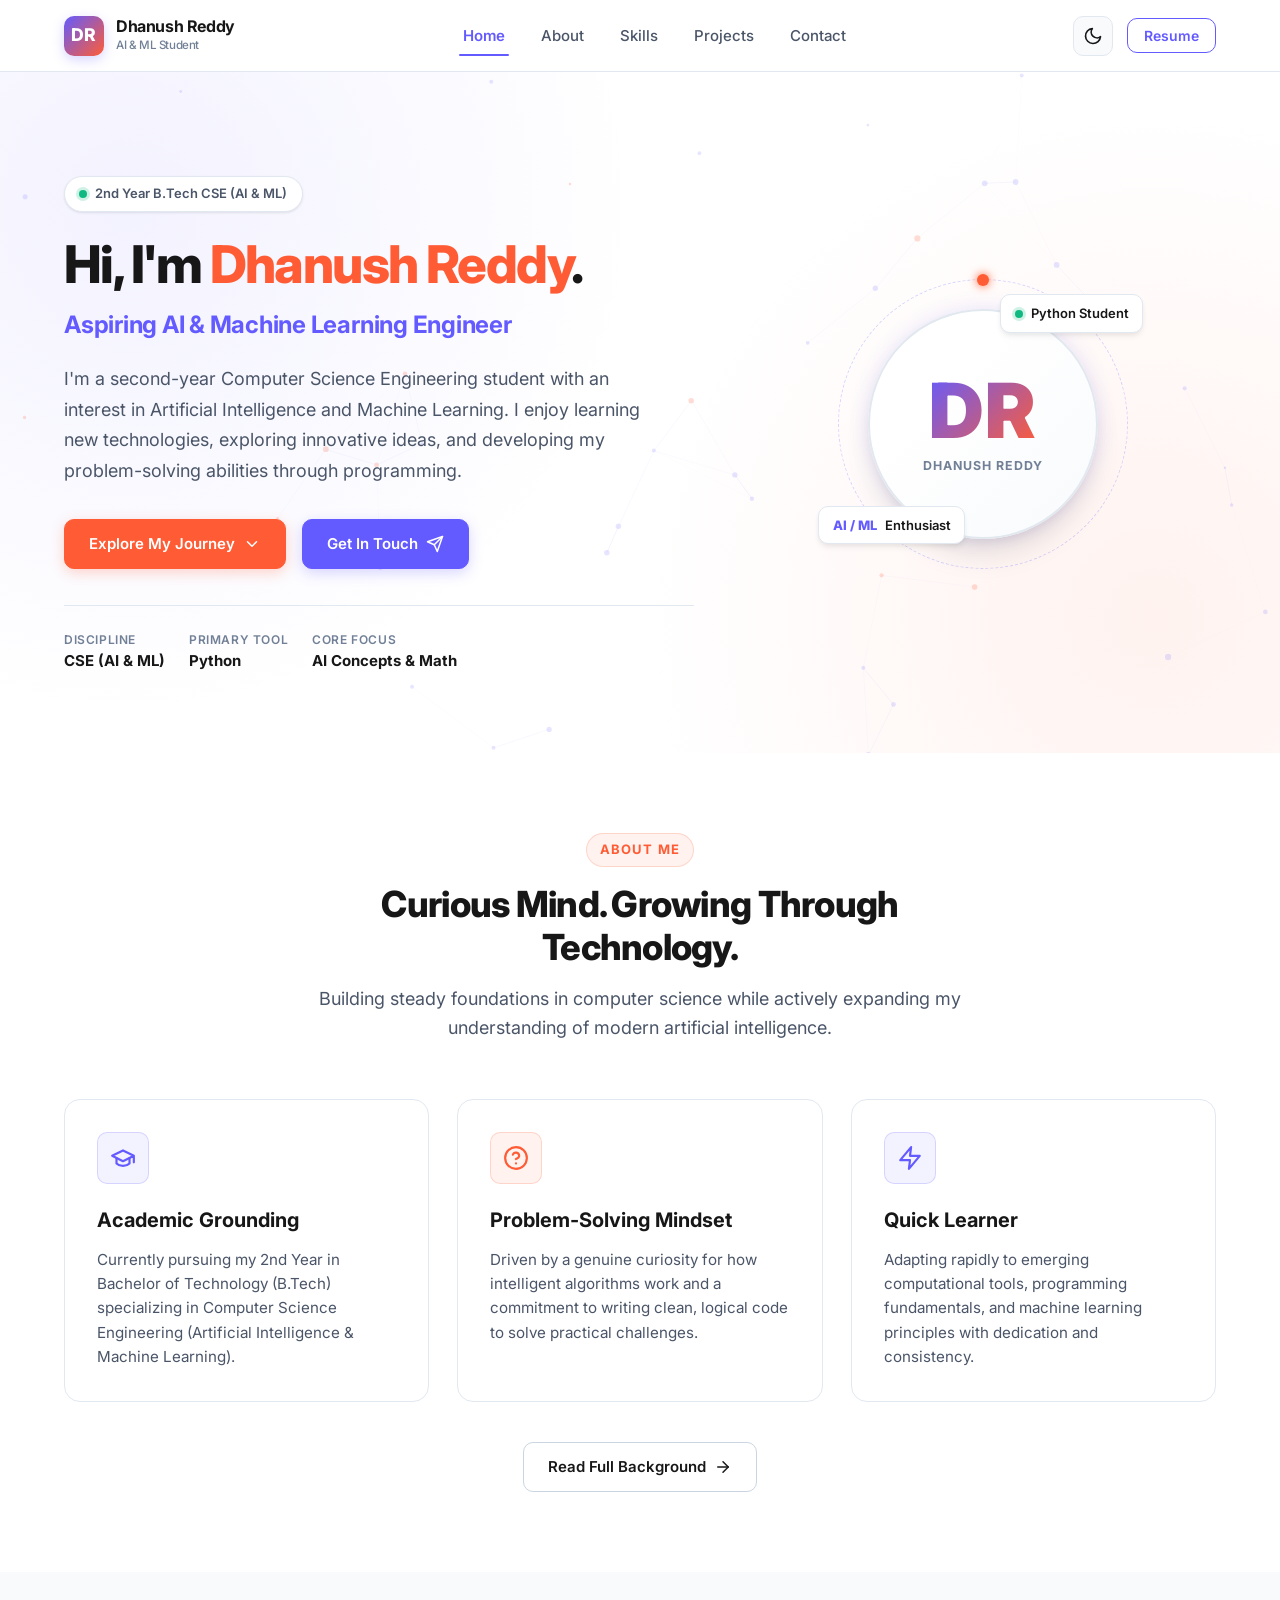
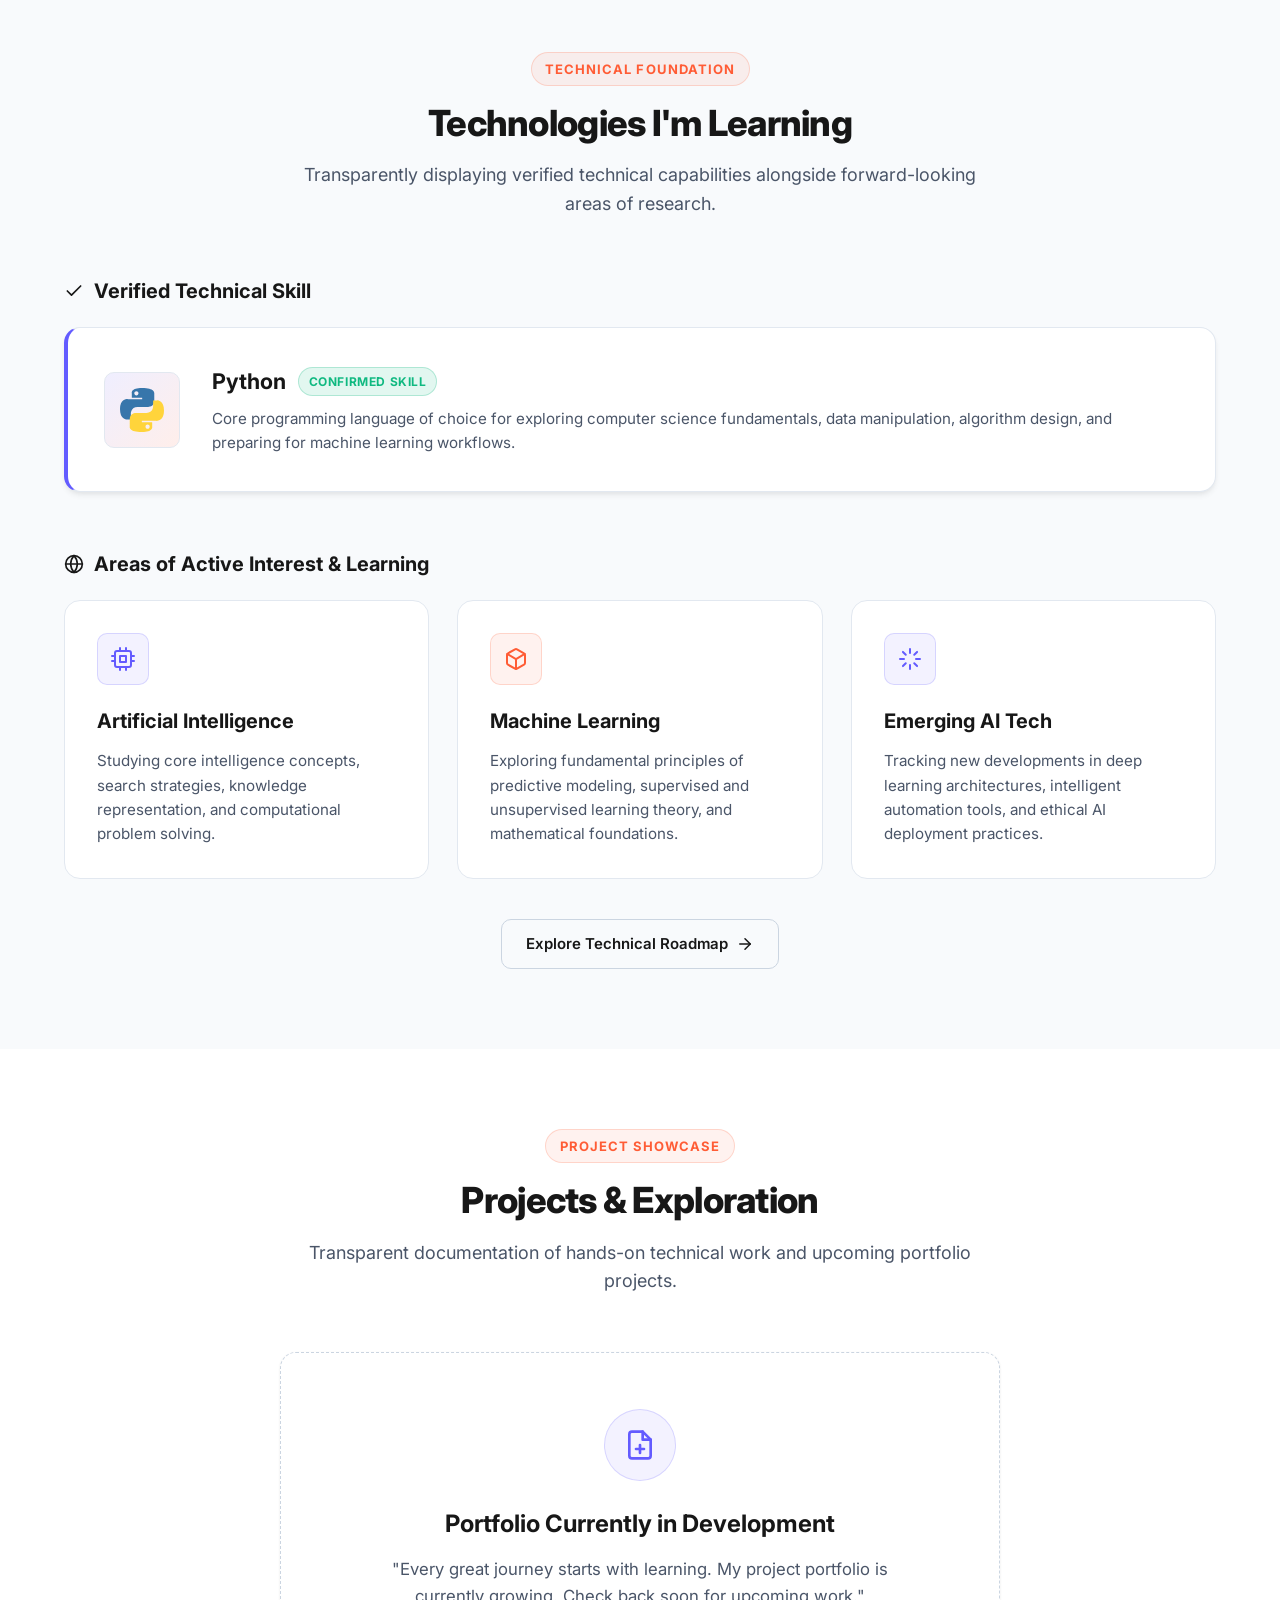
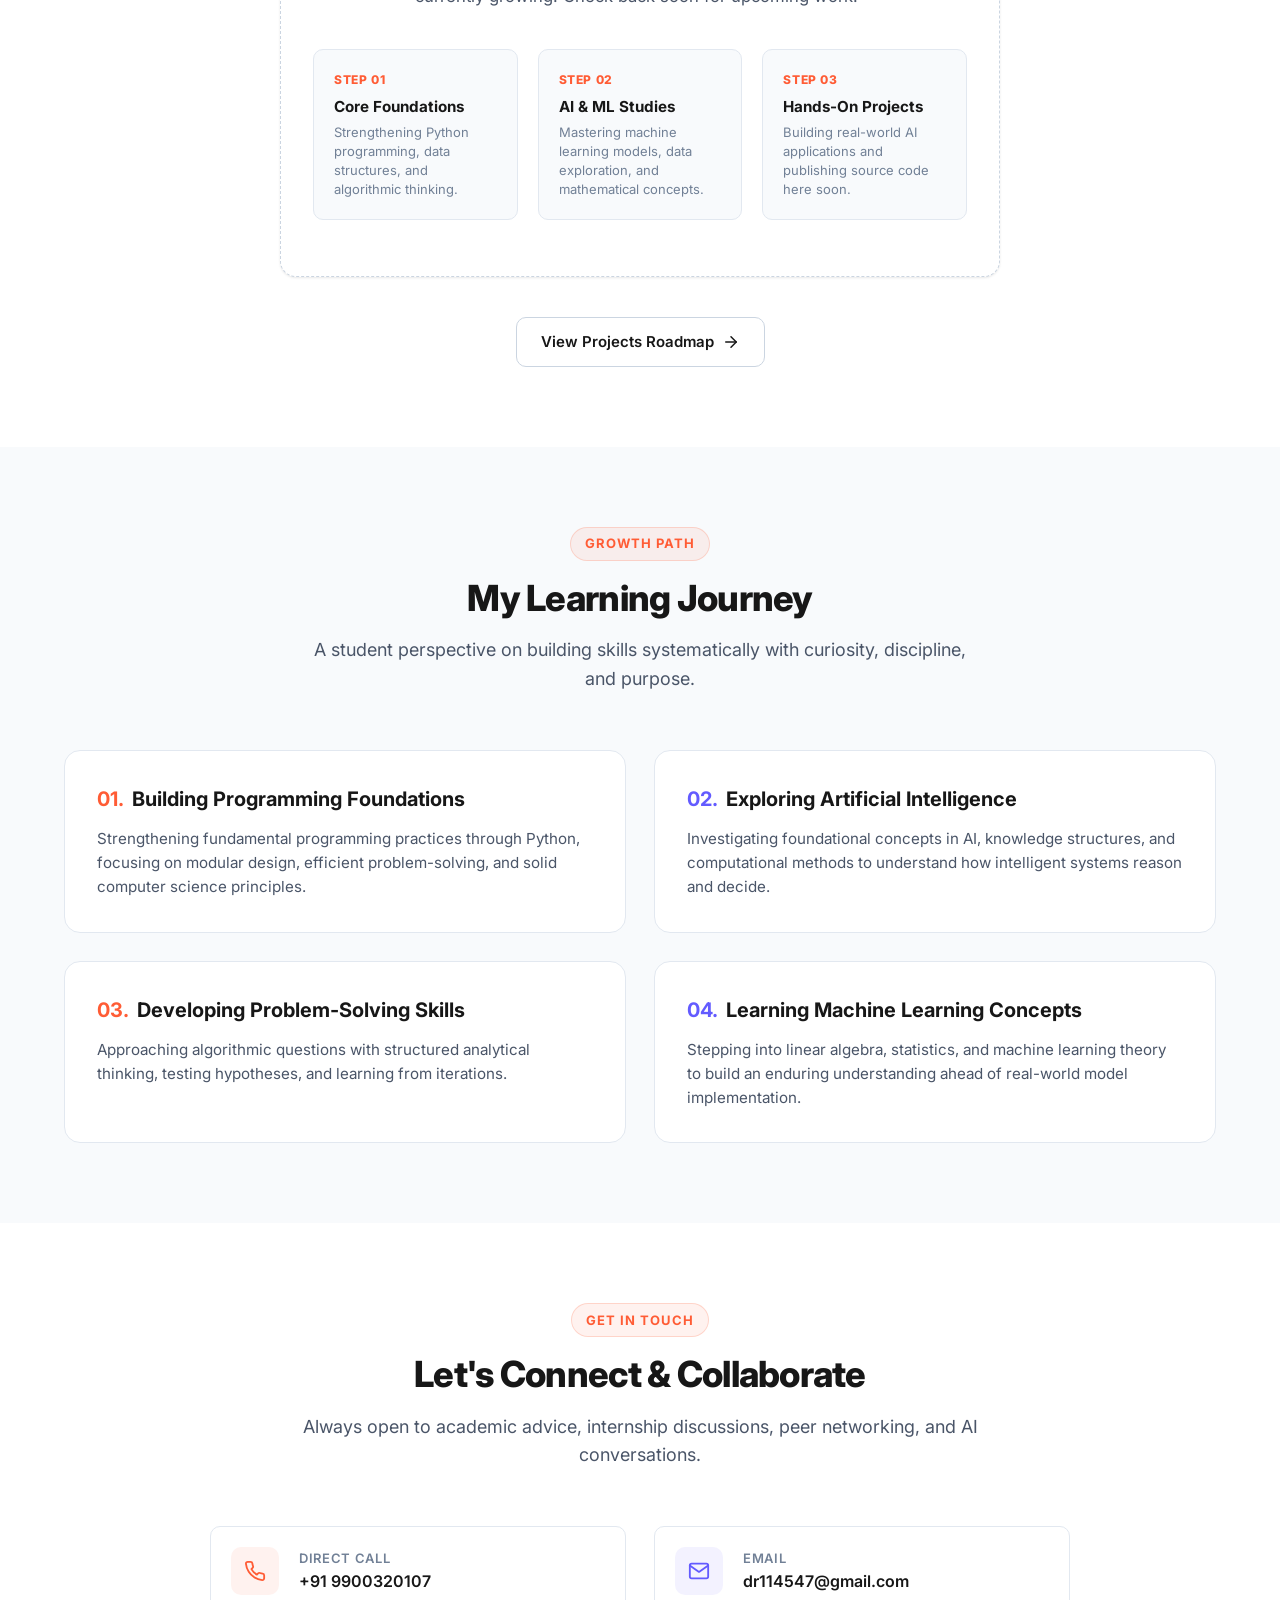
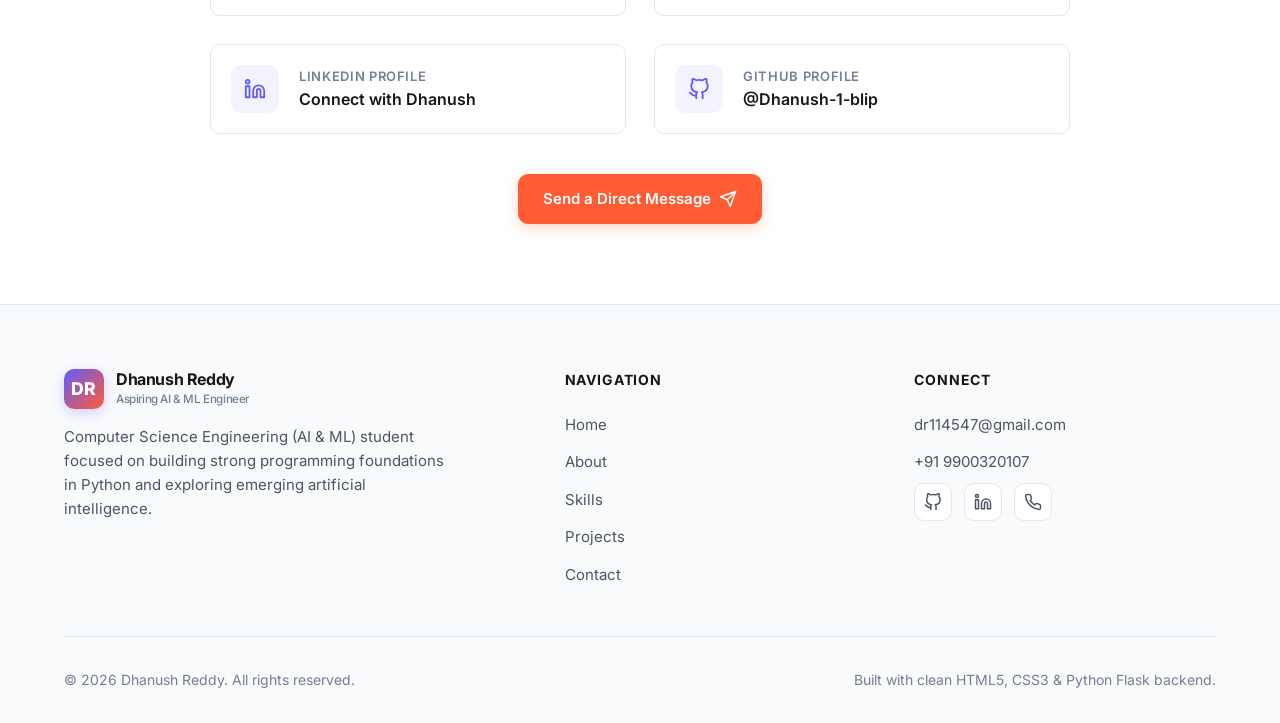
<file: index.html>
<!DOCTYPE html>
<html lang="en" data-theme="light">
<head>
  <meta charset="UTF-8">
  <meta name="viewport" content="width=device-width, initial-scale=1.0">
  <meta http-equiv="X-UA-Compatible" content="ie=edge">
  
  <title>Dhanush Reddy | Aspiring AI & Machine Learning Engineer</title>
  <meta name="description" content="Portfolio of Dhanush Reddy, 2nd-year B.Tech CSE (AI & ML) student. Aspiring AI & Machine Learning Engineer exploring Python, AI technologies, and problem solving.">
  <meta name="keywords" content="Dhanush Reddy, AI Engineer, Machine Learning, Python, Student Portfolio, Computer Science Engineering">
  <meta name="author" content="Dhanush Reddy">
  
  <!-- Open Graph / Social Sharing -->
  <meta property="og:type" content="website">
  <meta property="og:title" content="Dhanush Reddy | Aspiring AI & Machine Learning Engineer">
  <meta property="og:description" content="Portfolio of Dhanush Reddy, 2nd-year B.Tech CSE (AI & ML) student exploring Python, AI, and Machine Learning.">
  <meta property="og:image" content="assets/images/favicon.svg">
  
  <!-- Twitter Cards -->
  <meta name="twitter:card" content="summary">
  <meta name="twitter:title" content="Dhanush Reddy | Aspiring AI & Machine Learning Engineer">
  <meta name="twitter:description" content="2nd-year B.Tech CSE (AI & ML) student portfolio.">
  
  <link rel="icon" type="image/svg+xml" href="assets/images/favicon.svg">
  
  <!-- Fonts -->
  <link rel="preconnect" href="https://fonts.googleapis.com">
  <link rel="preconnect" href="https://fonts.gstatic.com" crossorigin>
  <link href="https://fonts.googleapis.com/css2?family=Inter:wght@400;500;600;700;800;900&family=JetBrains+Mono:wght@400;600&display=swap" rel="stylesheet">
  
  <!-- Stylesheets -->
  <link rel="stylesheet" href="css/themes.css">
  <link rel="stylesheet" href="css/style.css">
  <link rel="stylesheet" href="css/responsive.css">
</head>
<body>
  <!-- Accessible Skip Link -->
  <a href="#main-content" class="skip-link">Skip to main content</a>

  <!-- Scroll Progress Indicator -->
  <div id="scroll-progress" aria-hidden="true"></div>

  <!-- Navigation Bar -->
  <header class="navbar" role="banner">
    <div class="container nav-container">
      <a href="index.html" class="brand-logo" aria-label="Dhanush Reddy Homepage">
        <div class="brand-monogram">DR</div>
        <div class="brand-text">
          <span class="brand-name">Dhanush Reddy</span>
          <span class="brand-role">AI & ML Student</span>
        </div>
      </a>

      <!-- Desktop & Mobile Navigation Links -->
      <nav class="nav-menu" role="navigation" aria-label="Main Navigation">
        <a href="index.html" class="nav-link">Home</a>
        <a href="about.html" class="nav-link">About</a>
        <a href="skills.html" class="nav-link">Skills</a>
        <a href="projects.html" class="nav-link">Projects</a>
        <a href="contact.html" class="nav-link">Contact</a>
      </nav>

      <!-- Navigation Actions -->
      <div class="nav-actions">
        <button type="button" class="theme-toggle-btn" aria-label="Toggle theme mode" title="Switch Theme">
          <!-- Populated by theme.js -->
        </button>
        <button type="button" class="btn btn-outline-purple btn-sm btn-resume-trigger">
          Resume
        </button>
        <button type="button" class="mobile-toggle" aria-expanded="false" aria-label="Open navigation menu">
          <span></span>
          <span></span>
          <span></span>
        </button>
      </div>
    </div>
  </header>

  <!-- Main Content Area -->
  <main id="main-content">
    
    <!-- Hero Section -->
    <section class="hero-section" aria-labelledby="hero-title">
      <canvas id="ai-canvas" aria-hidden="true"></canvas>
      <div class="container hero-grid">
        <div class="hero-content reveal">
          <div class="hero-status-badge">
            <span class="status-dot" aria-hidden="true"></span>
            <span>2nd Year B.Tech CSE (AI & ML)</span>
          </div>
          <h1 id="hero-title" class="hero-title">
            Hi, I'm <span class="text-gradient-coral">Dhanush Reddy</span>.
          </h1>
          <p class="hero-headline">Aspiring AI & Machine Learning Engineer</p>
          <p class="hero-description">
            I'm a second-year Computer Science Engineering student with an interest in Artificial Intelligence and Machine Learning. I enjoy learning new technologies, exploring innovative ideas, and developing my problem-solving abilities through programming.
          </p>
          <div class="hero-actions">
            <a href="#about-preview" class="btn btn-primary">
              <span>Explore My Journey</span>
              <svg xmlns="http://www.w3.org/2000/svg" width="18" height="18" viewBox="0 0 24 24" fill="none" stroke="currentColor" stroke-width="2" stroke-linecap="round" stroke-linejoin="round" aria-hidden="true"><polyline points="6 9 12 15 18 9"></polyline></svg>
            </a>
            <a href="contact.html" class="btn btn-secondary">
              <span>Get In Touch</span>
              <svg xmlns="http://www.w3.org/2000/svg" width="18" height="18" viewBox="0 0 24 24" fill="none" stroke="currentColor" stroke-width="2" stroke-linecap="round" stroke-linejoin="round" aria-hidden="true"><line x1="22" y1="2" x2="11" y2="13"></line><polygon points="22 2 15 22 11 13 2 9 22 2"></polygon></svg>
            </a>
          </div>

          <!-- Quick Verified Facts -->
          <div class="hero-quick-meta">
            <div class="meta-item">
              <span class="meta-label">Discipline</span>
              <span class="meta-value">CSE (AI & ML)</span>
            </div>
            <div class="meta-item">
              <span class="meta-label">Primary Tool</span>
              <span class="meta-value">Python</span>
            </div>
            <div class="meta-item">
              <span class="meta-label">Core Focus</span>
              <span class="meta-value">AI Concepts & Math</span>
            </div>
          </div>
        </div>

        <!-- Personal Brand Avatar -->
        <div class="hero-visual reveal">
          <div class="avatar-container">
            <div class="avatar-orbit" aria-hidden="true">
              <div class="avatar-orbit-node"></div>
            </div>
            <div class="avatar-card">
              <div class="avatar-monogram">DR</div>
              <span class="avatar-caption">Dhanush Reddy</span>
            </div>
            <div class="floating-badge floating-badge-1" aria-hidden="true">
              <span class="status-dot"></span>
              <span>Python Student</span>
            </div>
            <div class="floating-badge floating-badge-2" aria-hidden="true">
              <span class="text-gradient-purple" style="font-weight: 800;">AI / ML</span>
              <span>Enthusiast</span>
            </div>
          </div>
        </div>
      </div>
    </section>

    <!-- About Preview Section -->
    <section id="about-preview" class="section" aria-labelledby="about-preview-title">
      <div class="container">
        <div class="section-header reveal">
          <span class="section-tag">About Me</span>
          <h2 id="about-preview-title" class="section-title">Curious Mind. Growing Through Technology.</h2>
          <p class="section-description">
            Building steady foundations in computer science while actively expanding my understanding of modern artificial intelligence.
          </p>
        </div>

        <div class="card-grid-3">
          <div class="card reveal">
            <div class="card-icon purple-accent">
              <svg xmlns="http://www.w3.org/2000/svg" width="26" height="26" viewBox="0 0 24 24" fill="none" stroke="currentColor" stroke-width="2" stroke-linecap="round" stroke-linejoin="round" aria-hidden="true"><path d="M22 10v6M2 10l10-5 10 5-10 5z"></path><path d="M6 12v5c3 3 9 3 12 0v-5"></path></svg>
            </div>
            <h3 class="card-title">Academic Grounding</h3>
            <p class="card-description">
              Currently pursuing my 2nd Year in Bachelor of Technology (B.Tech) specializing in Computer Science Engineering (Artificial Intelligence & Machine Learning).
            </p>
          </div>

          <div class="card reveal">
            <div class="card-icon coral-accent">
              <svg xmlns="http://www.w3.org/2000/svg" width="26" height="26" viewBox="0 0 24 24" fill="none" stroke="currentColor" stroke-width="2" stroke-linecap="round" stroke-linejoin="round" aria-hidden="true"><circle cx="12" cy="12" r="10"></circle><path d="M9.09 9a3 3 0 0 1 5.83 1c0 2-3 3-3 3"></path><line x1="12" y1="17" x2="12.01" y2="17"></line></svg>
            </div>
            <h3 class="card-title">Problem-Solving Mindset</h3>
            <p class="card-description">
              Driven by a genuine curiosity for how intelligent algorithms work and a commitment to writing clean, logical code to solve practical challenges.
            </p>
          </div>

          <div class="card reveal">
            <div class="card-icon purple-accent">
              <svg xmlns="http://www.w3.org/2000/svg" width="26" height="26" viewBox="0 0 24 24" fill="none" stroke="currentColor" stroke-width="2" stroke-linecap="round" stroke-linejoin="round" aria-hidden="true"><polygon points="13 2 3 14 12 14 11 22 21 10 12 10 13 2"></polygon></svg>
            </div>
            <h3 class="card-title">Quick Learner</h3>
            <p class="card-description">
              Adapting rapidly to emerging computational tools, programming fundamentals, and machine learning principles with dedication and consistency.
            </p>
          </div>
        </div>

        <div style="text-align: center; margin-top: 2.5rem;" class="reveal">
          <a href="about.html" class="btn btn-outline">
            <span>Read Full Background</span>
            <svg xmlns="http://www.w3.org/2000/svg" width="18" height="18" viewBox="0 0 24 24" fill="none" stroke="currentColor" stroke-width="2" stroke-linecap="round" stroke-linejoin="round" aria-hidden="true"><line x1="5" y1="12" x2="19" y2="12"></line><polyline points="12 5 19 12 12 19"></polyline></svg>
          </a>
        </div>
      </div>
    </section>

    <!-- Skills Preview Section -->
    <section class="section" style="background-color: var(--bg-secondary);" aria-labelledby="skills-preview-title">
      <div class="container">
        <div class="section-header reveal">
          <span class="section-tag">Technical Foundation</span>
          <h2 id="skills-preview-title" class="section-title">Technologies I'm Learning</h2>
          <p class="section-description">
            Transparently displaying verified technical capabilities alongside forward-looking areas of research.
          </p>
        </div>

        <!-- Verified Skill -->
        <div class="skills-block reveal">
          <h3 class="skills-block-title">
            <svg xmlns="http://www.w3.org/2000/svg" width="20" height="20" viewBox="0 0 24 24" fill="none" stroke="currentColor" stroke-width="2" stroke-linecap="round" stroke-linejoin="round" aria-hidden="true"><polyline points="20 6 9 17 4 12"></polyline></svg>
            <span>Verified Technical Skill</span>
          </h3>

          <div class="skill-verified-card">
            <div class="skill-logo-wrap">
              <!-- Python Logo SVG -->
              <svg viewBox="0 0 128 128" width="44" height="44" aria-label="Python Logo">
                <path fill="#3776AB" d="M63.8 0C32.4 0 34.3 13.8 34.3 13.8l.1 14.3h30.1v4.3H22.7S0 29.8 0 61.4c0 31.5 19.8 30.5 19.8 30.5h11.8v-16.7s-.6-19.8 19.5-19.8h29.9s18.7.3 18.7-18.1V14.8S101.9 0 63.8 0zM47.7 9.4c3.4 0 6.1 2.7 6.1 6.1s-2.7 6.1-6.1 6.1-6.1-2.7-6.1-6.1c0-3.4 2.8-6.1 6.1-6.1z"/>
                <path fill="#FFD43B" d="M64.2 128c31.4 0 29.5-13.8 29.5-13.8l-.1-14.3H63.5v-4.3h41.8s22.7 2.6 22.7-29.1c0-31.5-19.8-30.5-19.8-30.5h-11.8v16.7s.6 19.8-19.5 19.8H47s-18.7-.3-18.7 18.1v22.5s-2.2 14.8 35.9 14.8zm16.1-9.4c-3.4 0-6.1-2.7-6.1-6.1s2.7-6.1 6.1-6.1 6.1 2.7 6.1 6.1c0 3.4-2.8 6.1-6.1 6.1z"/>
              </svg>
            </div>
            <div>
              <div style="display: flex; align-items: center; flex-wrap: wrap;">
                <h4 style="font-size: 1.35rem; font-weight: 700; color: var(--text-primary);">Python</h4>
                <span class="skill-badge-verified">Confirmed Skill</span>
              </div>
              <p style="margin-top: 0.5rem; color: var(--text-secondary); font-size: 0.95rem;">
                Core programming language of choice for exploring computer science fundamentals, data manipulation, algorithm design, and preparing for machine learning workflows.
              </p>
            </div>
          </div>
        </div>

        <!-- Areas of Interest -->
        <div class="skills-block reveal" style="margin-bottom: 0;">
          <h3 class="skills-block-title">
            <svg xmlns="http://www.w3.org/2000/svg" width="20" height="20" viewBox="0 0 24 24" fill="none" stroke="currentColor" stroke-width="2" stroke-linecap="round" stroke-linejoin="round" aria-hidden="true"><circle cx="12" cy="12" r="10"></circle><line x1="2" y1="12" x2="22" y2="12"></line><path d="M12 2a15.3 15.3 0 0 1 4 10 15.3 15.3 0 0 1-4 10 15.3 15.3 0 0 1-4-10 15.3 15.3 0 0 1 4-10z"></path></svg>
            <span>Areas of Active Interest & Learning</span>
          </h3>

          <div class="card-grid-3">
            <div class="card">
              <div class="card-icon purple-accent">
                <svg xmlns="http://www.w3.org/2000/svg" width="24" height="24" viewBox="0 0 24 24" fill="none" stroke="currentColor" stroke-width="2" stroke-linecap="round" stroke-linejoin="round" aria-hidden="true"><rect x="4" y="4" width="16" height="16" rx="2" ry="2"></rect><rect x="9" y="9" width="6" height="6"></rect><line x1="9" y1="1" x2="9" y2="4"></line><line x1="15" y1="1" x2="15" y2="4"></line><line x1="9" y1="20" x2="9" y2="23"></line><line x1="15" y1="20" x2="15" y2="23"></line><line x1="20" y1="9" x2="23" y2="9"></line><line x1="20" y1="14" x2="23" y2="14"></line><line x1="1" y1="9" x2="4" y2="9"></line><line x1="1" y1="14" x2="4" y2="14"></line></svg>
              </div>
              <h4 class="card-title">Artificial Intelligence</h4>
              <p class="card-description">
                Studying core intelligence concepts, search strategies, knowledge representation, and computational problem solving.
              </p>
            </div>

            <div class="card">
              <div class="card-icon coral-accent">
                <svg xmlns="http://www.w3.org/2000/svg" width="24" height="24" viewBox="0 0 24 24" fill="none" stroke="currentColor" stroke-width="2" stroke-linecap="round" stroke-linejoin="round" aria-hidden="true"><path d="M21 16V8a2 2 0 0 0-1-1.73l-7-4a2 2 0 0 0-2 0l-7 4A2 2 0 0 0 3 8v8a2 2 0 0 0 1 1.73l7 4a2 2 0 0 0 2 0l7-4A2 2 0 0 0 21 16z"></path><polyline points="3.27 6.96 12 12.01 20.73 6.96"></polyline><line x1="12" y1="22.08" x2="12" y2="12"></line></svg>
              </div>
              <h4 class="card-title">Machine Learning</h4>
              <p class="card-description">
                Exploring fundamental principles of predictive modeling, supervised and unsupervised learning theory, and mathematical foundations.
              </p>
            </div>

            <div class="card">
              <div class="card-icon purple-accent">
                <svg xmlns="http://www.w3.org/2000/svg" width="24" height="24" viewBox="0 0 24 24" fill="none" stroke="currentColor" stroke-width="2" stroke-linecap="round" stroke-linejoin="round" aria-hidden="true"><path d="M12 2v4M12 18v4M4.93 4.93l2.83 2.83M16.24 16.24l2.83 2.83M2 12h4M18 12h4M4.93 19.07l2.83-2.83M16.24 7.76l2.83-2.83"></path></svg>
              </div>
              <h4 class="card-title">Emerging AI Tech</h4>
              <p class="card-description">
                Tracking new developments in deep learning architectures, intelligent automation tools, and ethical AI deployment practices.
              </p>
            </div>
          </div>
        </div>

        <div style="text-align: center; margin-top: 2.5rem;" class="reveal">
          <a href="skills.html" class="btn btn-outline">
            <span>Explore Technical Roadmap</span>
            <svg xmlns="http://www.w3.org/2000/svg" width="18" height="18" viewBox="0 0 24 24" fill="none" stroke="currentColor" stroke-width="2" stroke-linecap="round" stroke-linejoin="round" aria-hidden="true"><line x1="5" y1="12" x2="19" y2="12"></line><polyline points="12 5 19 12 12 19"></polyline></svg>
          </a>
        </div>
      </div>
    </section>

    <!-- Projects Preview Section -->
    <section class="section" aria-labelledby="projects-preview-title">
      <div class="container">
        <div class="section-header reveal">
          <span class="section-tag">Project Showcase</span>
          <h2 id="projects-preview-title" class="section-title">Projects & Exploration</h2>
          <p class="section-description">
            Transparent documentation of hands-on technical work and upcoming portfolio projects.
          </p>
        </div>

        <!-- Rendered by js/projects.js -->
        <div id="projects-preview-container"></div>

        <div style="text-align: center; margin-top: 2.5rem;" class="reveal">
          <a href="projects.html" class="btn btn-outline">
            <span>View Projects Roadmap</span>
            <svg xmlns="http://www.w3.org/2000/svg" width="18" height="18" viewBox="0 0 24 24" fill="none" stroke="currentColor" stroke-width="2" stroke-linecap="round" stroke-linejoin="round" aria-hidden="true"><line x1="5" y1="12" x2="19" y2="12"></line><polyline points="12 5 19 12 12 19"></polyline></svg>
          </a>
        </div>
      </div>
    </section>

    <!-- Learning Journey Section -->
    <section class="section" style="background-color: var(--bg-secondary);" aria-labelledby="journey-title">
      <div class="container">
        <div class="section-header reveal">
          <span class="section-tag">Growth Path</span>
          <h2 id="journey-title" class="section-title">My Learning Journey</h2>
          <p class="section-description">
            A student perspective on building skills systematically with curiosity, discipline, and purpose.
          </p>
        </div>

        <div class="card-grid-2">
          <div class="card reveal">
            <h3 class="card-title" style="display: flex; align-items: center; gap: 0.5rem;">
              <span class="text-gradient-coral">01.</span> Building Programming Foundations
            </h3>
            <p class="card-description">
              Strengthening fundamental programming practices through Python, focusing on modular design, efficient problem-solving, and solid computer science principles.
            </p>
          </div>

          <div class="card reveal">
            <h3 class="card-title" style="display: flex; align-items: center; gap: 0.5rem;">
              <span class="text-gradient-purple">02.</span> Exploring Artificial Intelligence
            </h3>
            <p class="card-description">
              Investigating foundational concepts in AI, knowledge structures, and computational methods to understand how intelligent systems reason and decide.
            </p>
          </div>

          <div class="card reveal">
            <h3 class="card-title" style="display: flex; align-items: center; gap: 0.5rem;">
              <span class="text-gradient-coral">03.</span> Developing Problem-Solving Skills
            </h3>
            <p class="card-description">
              Approaching algorithmic questions with structured analytical thinking, testing hypotheses, and learning from iterations.
            </p>
          </div>

          <div class="card reveal">
            <h3 class="card-title" style="display: flex; align-items: center; gap: 0.5rem;">
              <span class="text-gradient-purple">04.</span> Learning Machine Learning Concepts
            </h3>
            <p class="card-description">
              Stepping into linear algebra, statistics, and machine learning theory to build an enduring understanding ahead of real-world model implementation.
            </p>
          </div>
        </div>
      </div>
    </section>

    <!-- Contact Preview Section -->
    <section class="section" aria-labelledby="contact-preview-title">
      <div class="container">
        <div class="section-header reveal">
          <span class="section-tag">Get in Touch</span>
          <h2 id="contact-preview-title" class="section-title">Let's Connect & Collaborate</h2>
          <p class="section-description">
            Always open to academic advice, internship discussions, peer networking, and AI conversations.
          </p>
        </div>

        <div class="card-grid-2" style="max-width: 860px; margin: 0 auto;">
          <a href="tel:9900320107" class="contact-card-link reveal">
            <div class="contact-icon-box coral">
              <svg xmlns="http://www.w3.org/2000/svg" width="22" height="22" viewBox="0 0 24 24" fill="none" stroke="currentColor" stroke-width="2" stroke-linecap="round" stroke-linejoin="round" aria-hidden="true"><path d="M22 16.92v3a2 2 0 0 1-2.18 2 19.79 19.79 0 0 1-8.63-3.07 19.5 19.5 0 0 1-6-6 19.79 19.79 0 0 1-3.07-8.67A2 2 0 0 1 4.11 2h3a2 2 0 0 1 2 1.72 12.84 12.84 0 0 0 .7 2.81 2 2 0 0 1-.45 2.11L8.09 9.91a16 16 0 0 0 6 6l1.27-1.27a2 2 0 0 1 2.11-.45 12.84 12.84 0 0 0 2.81.7A2 2 0 0 1 22 16.92z"></path></svg>
            </div>
            <div class="contact-detail-text">
              <h4>Direct Call</h4>
              <p>+91 9900320107</p>
            </div>
          </a>

          <a href="mailto:dr114547@gmail.com" class="contact-card-link reveal">
            <div class="contact-icon-box">
              <svg xmlns="http://www.w3.org/2000/svg" width="22" height="22" viewBox="0 0 24 24" fill="none" stroke="currentColor" stroke-width="2" stroke-linecap="round" stroke-linejoin="round" aria-hidden="true"><path d="M4 4h16c1.1 0 2 .9 2 2v12c0 1.1-.9 2-2 2H4c-1.1 0-2-.9-2-2V6c0-1.1.9-2 2-2z"></path><polyline points="22,6 12,13 2,6"></polyline></svg>
            </div>
            <div class="contact-detail-text">
              <h4>Email</h4>
              <p>dr114547@gmail.com</p>
            </div>
          </a>

          <a href="https://www.linkedin.com/in/dhanush-reddy-333961446?trk=contact-info" target="_blank" rel="noopener noreferrer" class="contact-card-link reveal">
            <div class="contact-icon-box">
              <svg xmlns="http://www.w3.org/2000/svg" width="22" height="22" viewBox="0 0 24 24" fill="none" stroke="currentColor" stroke-width="2" stroke-linecap="round" stroke-linejoin="round" aria-hidden="true"><path d="M16 8a6 6 0 0 1 6 6v7h-4v-7a2 2 0 0 0-2-2 2 2 0 0 0-2 2v7h-4v-7a6 6 0 0 1 6-6z"></path><rect x="2" y="9" width="4" height="12"></rect><circle cx="4" cy="4" r="2"></circle></svg>
            </div>
            <div class="contact-detail-text">
              <h4>LinkedIn Profile</h4>
              <p>Connect with Dhanush</p>
            </div>
          </a>

          <a href="https://github.com/Dhanush-1-blip" target="_blank" rel="noopener noreferrer" class="contact-card-link reveal">
            <div class="contact-icon-box">
              <svg xmlns="http://www.w3.org/2000/svg" width="22" height="22" viewBox="0 0 24 24" fill="none" stroke="currentColor" stroke-width="2" stroke-linecap="round" stroke-linejoin="round" aria-hidden="true"><path d="M9 19c-5 1.5-5-2.5-7-3m14 6v-3.87a3.37 3.37 0 0 0-.94-2.61c3.14-.35 6.44-1.54 6.44-7A5.44 5.44 0 0 0 20 4.77 5.07 5.07 0 0 0 19.91 1S18.73.65 16 2.48a13.38 13.38 0 0 0-7 0C6.27.65 5.09 1 5.09 1A5.07 5.07 0 0 0 5 4.77a5.44 5.44 0 0 0-1.5 3.78c0 5.42 3.3 6.61 6.44 7A3.37 3.37 0 0 0 9 18.13V22"></path></svg>
            </div>
            <div class="contact-detail-text">
              <h4>GitHub Profile</h4>
              <p>@Dhanush-1-blip</p>
            </div>
          </a>
        </div>

        <div style="text-align: center; margin-top: 2.5rem;" class="reveal">
          <a href="contact.html" class="btn btn-primary">
            <span>Send a Direct Message</span>
            <svg xmlns="http://www.w3.org/2000/svg" width="18" height="18" viewBox="0 0 24 24" fill="none" stroke="currentColor" stroke-width="2" stroke-linecap="round" stroke-linejoin="round" aria-hidden="true"><line x1="22" y1="2" x2="11" y2="13"></line><polygon points="22 2 15 22 11 13 2 9 22 2"></polygon></svg>
          </a>
        </div>
      </div>
    </section>

  </main>

  <!-- Resume Modal Dialog -->
  <div id="resume-modal" class="modal-backdrop" role="dialog" aria-modal="true" aria-labelledby="resume-modal-title" aria-hidden="true">
    <div class="modal-dialog">
      <button type="button" id="resume-modal-close" class="modal-close-btn" aria-label="Close modal dialog">
        <svg xmlns="http://www.w3.org/2000/svg" width="22" height="22" viewBox="0 0 24 24" fill="none" stroke="currentColor" stroke-width="2" stroke-linecap="round" stroke-linejoin="round" aria-hidden="true"><line x1="18" y1="6" x2="6" y2="18"></line><line x1="6" y1="6" x2="18" y2="18"></line></svg>
      </button>
      <div style="width: 56px; height: 56px; border-radius: 50%; background: var(--color-purple-subtle); color: var(--color-purple); display: flex; align-items: center; justify-content: center; margin: 0 auto 1.25rem;">
        <svg xmlns="http://www.w3.org/2000/svg" width="28" height="28" viewBox="0 0 24 24" fill="none" stroke="currentColor" stroke-width="2" stroke-linecap="round" stroke-linejoin="round" aria-hidden="true"><path d="M14 2H6a2 2 0 0 0-2 2v16a2 2 0 0 0 2 2h12a2 2 0 0 0 2-2V8z"></path><polyline points="14 2 14 8 20 8"></polyline><line x1="16" y1="13" x2="8" y2="13"></line><line x1="16" y1="17" x2="8" y2="17"></line><polyline points="10 9 9 9 8 9"></polyline></svg>
      </div>
      <h3 id="resume-modal-title" style="font-size: 1.35rem; font-weight: 700; color: var(--text-primary); margin-bottom: 0.5rem;">Resume Coming Soon</h3>
      <p style="font-size: 0.95rem; color: var(--text-secondary); line-height: 1.6; margin-bottom: 1.5rem;">
        Dhanush's professional resume is currently being finalized with 2nd-year coursework, problem-solving achievements, and upcoming AI projects.
      </p>
      <p style="font-size: 0.875rem; color: var(--text-tertiary); margin-bottom: 1.5rem;">
        In the meantime, feel free to connect directly via email or LinkedIn.
      </p>
      <div style="display: flex; gap: 0.75rem; justify-content: center;">
        <a href="contact.html" class="btn btn-primary btn-sm">Contact Dhanush</a>
        <a href="https://www.linkedin.com/in/dhanush-reddy-333961446?trk=contact-info" target="_blank" rel="noopener noreferrer" class="btn btn-outline btn-sm">LinkedIn</a>
      </div>
    </div>
  </div>

  <!-- Footer -->
  <footer class="footer" role="contentinfo">
    <div class="container">
      <div class="footer-top">
        <div class="footer-brand">
          <a href="index.html" class="brand-logo">
            <div class="brand-monogram">DR</div>
            <div class="brand-text">
              <span class="brand-name">Dhanush Reddy</span>
              <span class="brand-role">Aspiring AI & ML Engineer</span>
            </div>
          </a>
          <p class="footer-brand-desc">
            Computer Science Engineering (AI & ML) student focused on building strong programming foundations in Python and exploring emerging artificial intelligence.
          </p>
        </div>

        <div>
          <h4 class="footer-col-title">Navigation</h4>
          <ul class="footer-links">
            <li><a href="index.html" class="footer-link">Home</a></li>
            <li><a href="about.html" class="footer-link">About</a></li>
            <li><a href="skills.html" class="footer-link">Skills</a></li>
            <li><a href="projects.html" class="footer-link">Projects</a></li>
            <li><a href="contact.html" class="footer-link">Contact</a></li>
          </ul>
        </div>

        <div>
          <h4 class="footer-col-title">Connect</h4>
          <ul class="footer-links">
            <li><a href="mailto:dr114547@gmail.com" class="footer-link">dr114547@gmail.com</a></li>
            <li><a href="tel:9900320107" class="footer-link">+91 9900320107</a></li>
          </ul>
          <div class="footer-social-icons">
            <a href="https://github.com/Dhanush-1-blip" target="_blank" rel="noopener noreferrer" class="footer-social-btn" aria-label="GitHub profile">
              <svg xmlns="http://www.w3.org/2000/svg" width="18" height="18" viewBox="0 0 24 24" fill="none" stroke="currentColor" stroke-width="2" stroke-linecap="round" stroke-linejoin="round" aria-hidden="true"><path d="M9 19c-5 1.5-5-2.5-7-3m14 6v-3.87a3.37 3.37 0 0 0-.94-2.61c3.14-.35 6.44-1.54 6.44-7A5.44 5.44 0 0 0 20 4.77 5.07 5.07 0 0 0 19.91 1S18.73.65 16 2.48a13.38 13.38 0 0 0-7 0C6.27.65 5.09 1 5.09 1A5.07 5.07 0 0 0 5 4.77a5.44 5.44 0 0 0-1.5 3.78c0 5.42 3.3 6.61 6.44 7A3.37 3.37 0 0 0 9 18.13V22"></path></svg>
            </a>
            <a href="https://www.linkedin.com/in/dhanush-reddy-333961446?trk=contact-info" target="_blank" rel="noopener noreferrer" class="footer-social-btn" aria-label="LinkedIn profile">
              <svg xmlns="http://www.w3.org/2000/svg" width="18" height="18" viewBox="0 0 24 24" fill="none" stroke="currentColor" stroke-width="2" stroke-linecap="round" stroke-linejoin="round" aria-hidden="true"><path d="M16 8a6 6 0 0 1 6 6v7h-4v-7a2 2 0 0 0-2-2 2 2 0 0 0-2 2v7h-4v-7a6 6 0 0 1 6-6z"></path><rect x="2" y="9" width="4" height="12"></rect><circle cx="4" cy="4" r="2"></circle></svg>
            </a>
            <a href="tel:9900320107" class="footer-social-btn" aria-label="Call Dhanush">
              <svg xmlns="http://www.w3.org/2000/svg" width="18" height="18" viewBox="0 0 24 24" fill="none" stroke="currentColor" stroke-width="2" stroke-linecap="round" stroke-linejoin="round" aria-hidden="true"><path d="M22 16.92v3a2 2 0 0 1-2.18 2 19.79 19.79 0 0 1-8.63-3.07 19.5 19.5 0 0 1-6-6 19.79 19.79 0 0 1-3.07-8.67A2 2 0 0 1 4.11 2h3a2 2 0 0 1 2 1.72 12.84 12.84 0 0 0 .7 2.81 2 2 0 0 1-.45 2.11L8.09 9.91a16 16 0 0 0 6 6l1.27-1.27a2 2 0 0 1 2.11-.45 12.84 12.84 0 0 0 2.81.7A2 2 0 0 1 22 16.92z"></path></svg>
            </a>
          </div>
        </div>
      </div>

      <div class="footer-bottom">
        <p>&copy; <span class="dynamic-year">2026</span> Dhanush Reddy. All rights reserved.</p>
        <p>Built with clean HTML5, CSS3 & Python Flask backend.</p>
      </div>
    </div>
  </footer>

  <!-- Scripts -->
  <script src="js/config.js"></script>
  <script src="js/theme.js"></script>
  <script src="js/navigation.js"></script>
  <script src="js/animations.js"></script>
  <script src="js/projects.js"></script>
  <script src="js/main.js"></script>
</body>
</html>
</file>
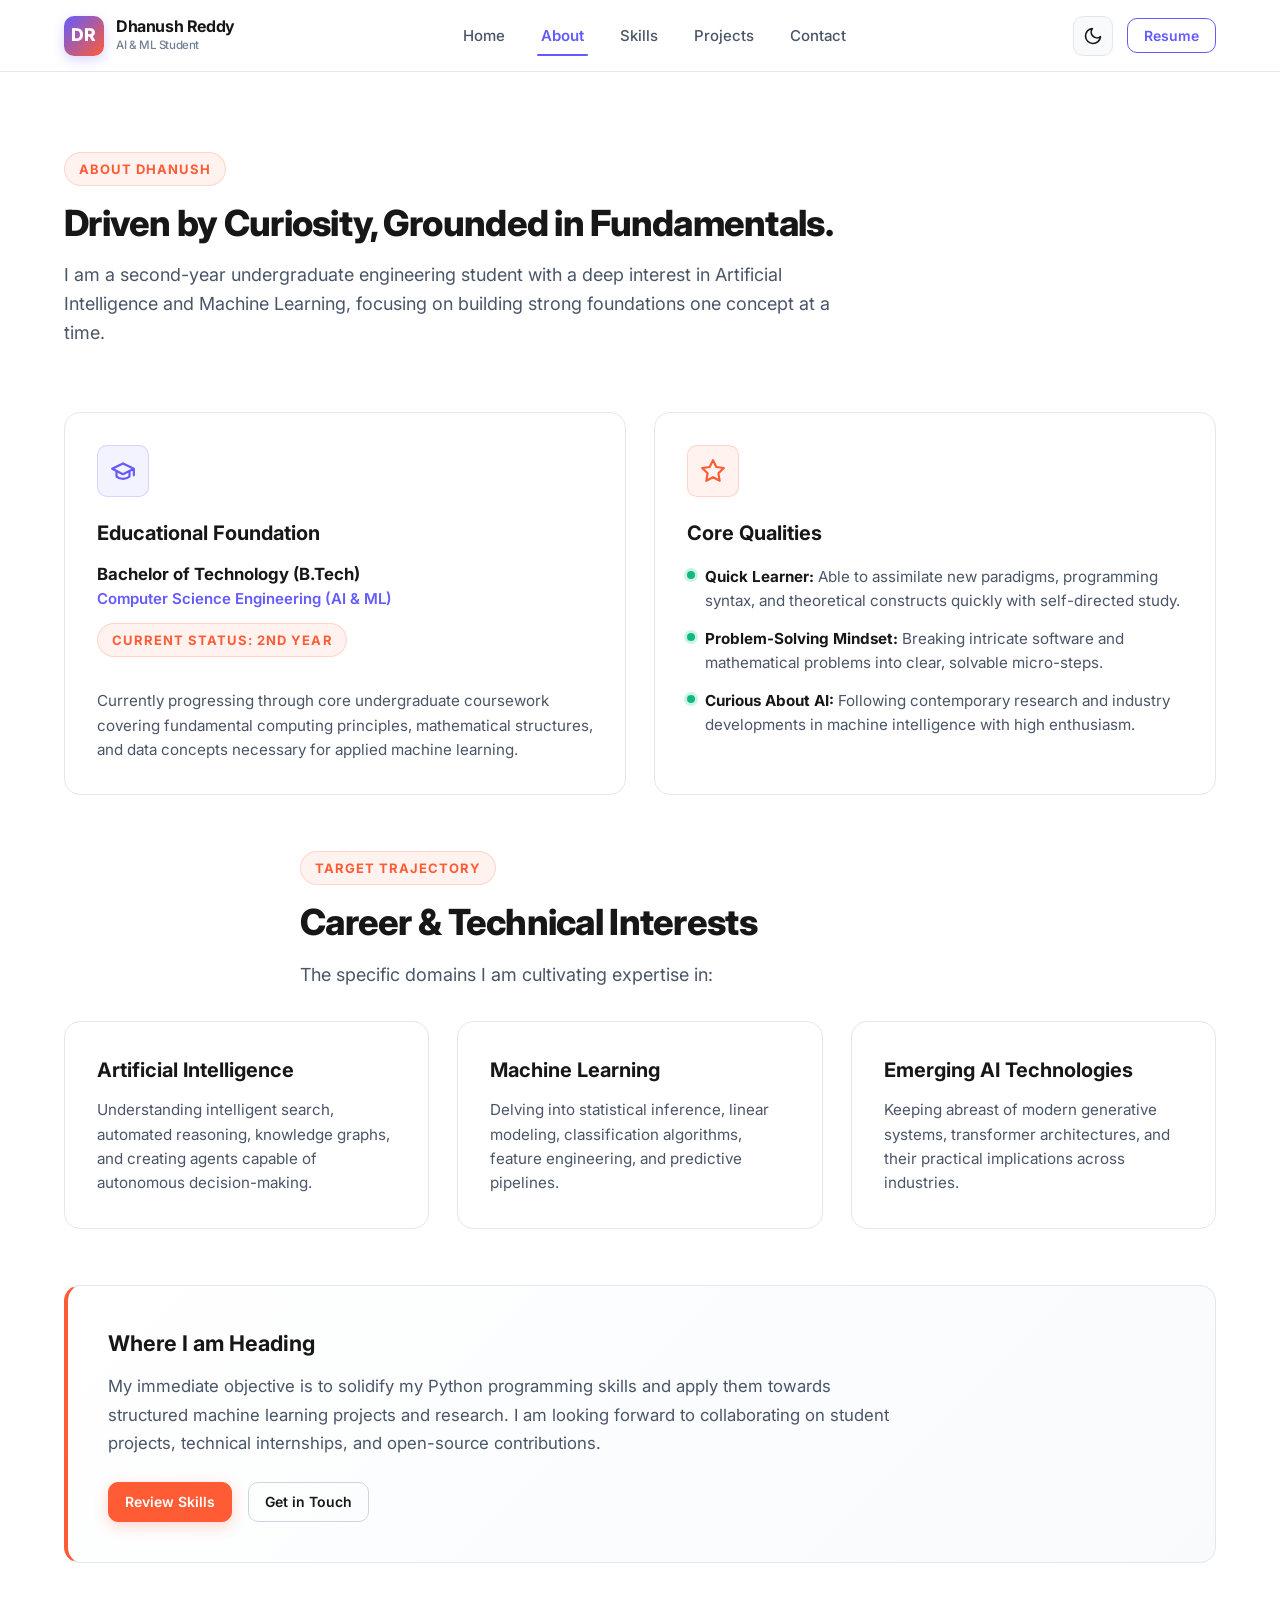
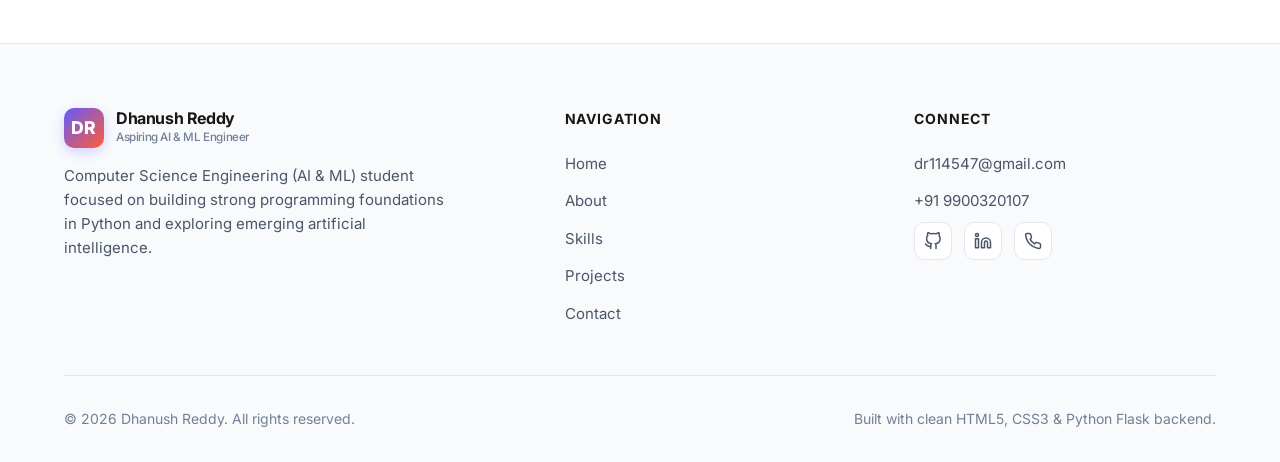
<file: about.html>
<!DOCTYPE html>
<html lang="en" data-theme="light">
<head>
  <meta charset="UTF-8">
  <meta name="viewport" content="width=device-width, initial-scale=1.0">
  <meta http-equiv="X-UA-Compatible" content="ie=edge">
  
  <title>About | Dhanush Reddy - Aspiring AI & Machine Learning Engineer</title>
  <meta name="description" content="Learn about Dhanush Reddy, 2nd-year B.Tech CSE (AI & ML) student, his learning trajectory, educational grounding, and career goals in artificial intelligence.">
  <meta name="author" content="Dhanush Reddy">
  
  <meta property="og:type" content="website">
  <meta property="og:title" content="About Dhanush Reddy | Aspiring AI & Machine Learning Engineer">
  <meta property="og:description" content="Educational background, problem-solving mindset, and learning trajectory in AI & ML.">
  <meta property="og:image" content="assets/images/favicon.svg">
  
  <link rel="icon" type="image/svg+xml" href="assets/images/favicon.svg">
  
  <link rel="preconnect" href="https://fonts.googleapis.com">
  <link rel="preconnect" href="https://fonts.gstatic.com" crossorigin>
  <link href="https://fonts.googleapis.com/css2?family=Inter:wght@400;500;600;700;800;900&family=JetBrains+Mono:wght@400;600&display=swap" rel="stylesheet">
  
  <link rel="stylesheet" href="css/themes.css">
  <link rel="stylesheet" href="css/style.css">
  <link rel="stylesheet" href="css/responsive.css">
</head>
<body>
  <a href="#main-content" class="skip-link">Skip to main content</a>
  <div id="scroll-progress" aria-hidden="true"></div>

  <!-- Navigation Bar -->
  <header class="navbar" role="banner">
    <div class="container nav-container">
      <a href="index.html" class="brand-logo" aria-label="Dhanush Reddy Homepage">
        <div class="brand-monogram">DR</div>
        <div class="brand-text">
          <span class="brand-name">Dhanush Reddy</span>
          <span class="brand-role">AI & ML Student</span>
        </div>
      </a>

      <nav class="nav-menu" role="navigation" aria-label="Main Navigation">
        <a href="index.html" class="nav-link">Home</a>
        <a href="about.html" class="nav-link active" aria-current="page">About</a>
        <a href="skills.html" class="nav-link">Skills</a>
        <a href="projects.html" class="nav-link">Projects</a>
        <a href="contact.html" class="nav-link">Contact</a>
      </nav>

      <div class="nav-actions">
        <button type="button" class="theme-toggle-btn" aria-label="Toggle theme mode" title="Switch Theme"></button>
        <button type="button" class="btn btn-outline-purple btn-sm btn-resume-trigger">Resume</button>
        <button type="button" class="mobile-toggle" aria-expanded="false" aria-label="Open navigation menu">
          <span></span><span></span><span></span>
        </button>
      </div>
    </div>
  </header>

  <main id="main-content">
    <!-- Header Section -->
    <section class="section" style="padding-bottom: 2rem;">
      <div class="container">
        <div class="section-header reveal" style="text-align: left; max-width: 800px; margin: 0 0 2rem 0;">
          <span class="section-tag">About Dhanush</span>
          <h1 class="section-title">Driven by Curiosity, Grounded in Fundamentals.</h1>
          <p class="section-description">
            I am a second-year undergraduate engineering student with a deep interest in Artificial Intelligence and Machine Learning, focusing on building strong foundations one concept at a time.
          </p>
        </div>
      </div>
    </section>

    <!-- Main Content Breakdown -->
    <section class="section" style="padding-top: 0;">
      <div class="container">
        <div class="card-grid-2" style="margin-bottom: 3.5rem;">
          
          <!-- Card 1: Academic Background -->
          <div class="card reveal">
            <div class="card-icon purple-accent">
              <svg xmlns="http://www.w3.org/2000/svg" width="26" height="26" viewBox="0 0 24 24" fill="none" stroke="currentColor" stroke-width="2" stroke-linecap="round" stroke-linejoin="round" aria-hidden="true"><path d="M22 10v6M2 10l10-5 10 5-10 5z"></path><path d="M6 12v5c3 3 9 3 12 0v-5"></path></svg>
            </div>
            <h2 class="card-title">Educational Foundation</h2>
            <div style="margin-bottom: 1rem;">
              <p style="font-weight: 700; color: var(--text-primary); font-size: 1.05rem;">Bachelor of Technology (B.Tech)</p>
              <p style="color: var(--color-purple); font-weight: 600; font-size: 0.9375rem;">Computer Science Engineering (AI & ML)</p>
              <span class="section-tag" style="margin-top: 0.75rem; display: inline-block;">Current Status: 2nd Year</span>
            </div>
            <p class="card-description">
              Currently progressing through core undergraduate coursework covering fundamental computing principles, mathematical structures, and data concepts necessary for applied machine learning.
            </p>
          </div>

          <!-- Card 2: Professional Philosophy & Qualities -->
          <div class="card reveal">
            <div class="card-icon coral-accent">
              <svg xmlns="http://www.w3.org/2000/svg" width="26" height="26" viewBox="0 0 24 24" fill="none" stroke="currentColor" stroke-width="2" stroke-linecap="round" stroke-linejoin="round" aria-hidden="true"><path d="M12 2l3.09 6.26L22 9.27l-5 4.87 1.18 6.88L12 17.77l-6.18 3.25L7 14.14 2 9.27l6.91-1.01L12 2z"></path></svg>
            </div>
            <h2 class="card-title">Core Qualities</h2>
            <ul style="display: flex; flex-direction: column; gap: 0.85rem; margin-top: 1rem;">
              <li style="display: flex; align-items: flex-start; gap: 0.65rem;">
                <span class="status-dot" style="margin-top: 6px; flex-shrink: 0;"></span>
                <span style="font-size: 0.95rem; color: var(--text-secondary);"><strong style="color: var(--text-primary);">Quick Learner:</strong> Able to assimilate new paradigms, programming syntax, and theoretical constructs quickly with self-directed study.</span>
              </li>
              <li style="display: flex; align-items: flex-start; gap: 0.65rem;">
                <span class="status-dot" style="margin-top: 6px; flex-shrink: 0;"></span>
                <span style="font-size: 0.95rem; color: var(--text-secondary);"><strong style="color: var(--text-primary);">Problem-Solving Mindset:</strong> Breaking intricate software and mathematical problems into clear, solvable micro-steps.</span>
              </li>
              <li style="display: flex; align-items: flex-start; gap: 0.65rem;">
                <span class="status-dot" style="margin-top: 6px; flex-shrink: 0;"></span>
                <span style="font-size: 0.95rem; color: var(--text-secondary);"><strong style="color: var(--text-primary);">Curious About AI:</strong> Following contemporary research and industry developments in machine intelligence with high enthusiasm.</span>
              </li>
            </ul>
          </div>

        </div>

        <!-- Career Interests Section -->
        <div class="section-header reveal" style="text-align: left; margin-bottom: 2rem;">
          <span class="section-tag">Target Trajectory</span>
          <h2 class="section-title">Career & Technical Interests</h2>
          <p class="section-description">The specific domains I am cultivating expertise in:</p>
        </div>

        <div class="card-grid-3" style="margin-bottom: 3.5rem;">
          <div class="card reveal">
            <h3 class="card-title">Artificial Intelligence</h3>
            <p class="card-description">
              Understanding intelligent search, automated reasoning, knowledge graphs, and creating agents capable of autonomous decision-making.
            </p>
          </div>

          <div class="card reveal">
            <h3 class="card-title">Machine Learning</h3>
            <p class="card-description">
              Delving into statistical inference, linear modeling, classification algorithms, feature engineering, and predictive pipelines.
            </p>
          </div>

          <div class="card reveal">
            <h3 class="card-title">Emerging AI Technologies</h3>
            <p class="card-description">
              Keeping abreast of modern generative systems, transformer architectures, and their practical implications across industries.
            </p>
          </div>
        </div>

        <!-- Future Direction Banner -->
        <div class="card reveal" style="background: linear-gradient(135deg, var(--bg-card), var(--bg-secondary)); border-left: 4px solid var(--color-coral); padding: 2.5rem;">
          <h3 style="font-size: 1.35rem; font-weight: 700; color: var(--text-primary); margin-bottom: 0.75rem;">
            Where I am Heading
          </h3>
          <p style="font-size: 1.05rem; color: var(--text-secondary); line-height: 1.7; max-width: 800px; margin-bottom: 1.5rem;">
            My immediate objective is to solidify my Python programming skills and apply them towards structured machine learning projects and research. I am looking forward to collaborating on student projects, technical internships, and open-source contributions.
          </p>
          <div style="display: flex; gap: 1rem; flex-wrap: wrap;">
            <a href="skills.html" class="btn btn-primary btn-sm">Review Skills</a>
            <a href="contact.html" class="btn btn-outline btn-sm">Get in Touch</a>
          </div>
        </div>

      </div>
    </section>
  </main>

  <!-- Resume Modal Dialog -->
  <div id="resume-modal" class="modal-backdrop" role="dialog" aria-modal="true" aria-labelledby="resume-modal-title" aria-hidden="true">
    <div class="modal-dialog">
      <button type="button" id="resume-modal-close" class="modal-close-btn" aria-label="Close modal dialog">
        <svg xmlns="http://www.w3.org/2000/svg" width="22" height="22" viewBox="0 0 24 24" fill="none" stroke="currentColor" stroke-width="2" stroke-linecap="round" stroke-linejoin="round" aria-hidden="true"><line x1="18" y1="6" x2="6" y2="18"></line><line x1="6" y1="6" x2="18" y2="18"></line></svg>
      </button>
      <div style="width: 56px; height: 56px; border-radius: 50%; background: var(--color-purple-subtle); color: var(--color-purple); display: flex; align-items: center; justify-content: center; margin: 0 auto 1.25rem;">
        <svg xmlns="http://www.w3.org/2000/svg" width="28" height="28" viewBox="0 0 24 24" fill="none" stroke="currentColor" stroke-width="2" stroke-linecap="round" stroke-linejoin="round" aria-hidden="true"><path d="M14 2H6a2 2 0 0 0-2 2v16a2 2 0 0 0 2 2h12a2 2 0 0 0 2-2V8z"></path><polyline points="14 2 14 8 20 8"></polyline><line x1="16" y1="13" x2="8" y2="13"></line><line x1="16" y1="17" x2="8" y2="17"></line><polyline points="10 9 9 9 8 9"></polyline></svg>
      </div>
      <h3 id="resume-modal-title" style="font-size: 1.35rem; font-weight: 700; color: var(--text-primary); margin-bottom: 0.5rem;">Resume Coming Soon</h3>
      <p style="font-size: 0.95rem; color: var(--text-secondary); line-height: 1.6; margin-bottom: 1.5rem;">
        Dhanush's professional resume is currently being finalized with 2nd-year coursework, problem-solving achievements, and upcoming AI projects.
      </p>
      <div style="display: flex; gap: 0.75rem; justify-content: center;">
        <a href="contact.html" class="btn btn-primary btn-sm">Contact Dhanush</a>
        <a href="https://www.linkedin.com/in/dhanush-reddy-333961446?trk=contact-info" target="_blank" rel="noopener noreferrer" class="btn btn-outline btn-sm">LinkedIn</a>
      </div>
    </div>
  </div>

  <!-- Footer -->
  <footer class="footer" role="contentinfo">
    <div class="container">
      <div class="footer-top">
        <div class="footer-brand">
          <a href="index.html" class="brand-logo">
            <div class="brand-monogram">DR</div>
            <div class="brand-text">
              <span class="brand-name">Dhanush Reddy</span>
              <span class="brand-role">Aspiring AI & ML Engineer</span>
            </div>
          </a>
          <p class="footer-brand-desc">
            Computer Science Engineering (AI & ML) student focused on building strong programming foundations in Python and exploring emerging artificial intelligence.
          </p>
        </div>

        <div>
          <h4 class="footer-col-title">Navigation</h4>
          <ul class="footer-links">
            <li><a href="index.html" class="footer-link">Home</a></li>
            <li><a href="about.html" class="footer-link">About</a></li>
            <li><a href="skills.html" class="footer-link">Skills</a></li>
            <li><a href="projects.html" class="footer-link">Projects</a></li>
            <li><a href="contact.html" class="footer-link">Contact</a></li>
          </ul>
        </div>

        <div>
          <h4 class="footer-col-title">Connect</h4>
          <ul class="footer-links">
            <li><a href="mailto:dr114547@gmail.com" class="footer-link">dr114547@gmail.com</a></li>
            <li><a href="tel:9900320107" class="footer-link">+91 9900320107</a></li>
          </ul>
          <div class="footer-social-icons">
            <a href="https://github.com/Dhanush-1-blip" target="_blank" rel="noopener noreferrer" class="footer-social-btn" aria-label="GitHub profile">
              <svg xmlns="http://www.w3.org/2000/svg" width="18" height="18" viewBox="0 0 24 24" fill="none" stroke="currentColor" stroke-width="2" stroke-linecap="round" stroke-linejoin="round" aria-hidden="true"><path d="M9 19c-5 1.5-5-2.5-7-3m14 6v-3.87a3.37 3.37 0 0 0-.94-2.61c3.14-.35 6.44-1.54 6.44-7A5.44 5.44 0 0 0 20 4.77 5.07 5.07 0 0 0 19.91 1S18.73.65 16 2.48a13.38 13.38 0 0 0-7 0C6.27.65 5.09 1 5.09 1A5.07 5.07 0 0 0 5 4.77a5.44 5.44 0 0 0-1.5 3.78c0 5.42 3.3 6.61 6.44 7A3.37 3.37 0 0 0 9 18.13V22"></path></svg>
            </a>
            <a href="https://www.linkedin.com/in/dhanush-reddy-333961446?trk=contact-info" target="_blank" rel="noopener noreferrer" class="footer-social-btn" aria-label="LinkedIn profile">
              <svg xmlns="http://www.w3.org/2000/svg" width="18" height="18" viewBox="0 0 24 24" fill="none" stroke="currentColor" stroke-width="2" stroke-linecap="round" stroke-linejoin="round" aria-hidden="true"><path d="M16 8a6 6 0 0 1 6 6v7h-4v-7a2 2 0 0 0-2-2 2 2 0 0 0-2 2v7h-4v-7a6 6 0 0 1 6-6z"></path><rect x="2" y="9" width="4" height="12"></rect><circle cx="4" cy="4" r="2"></circle></svg>
            </a>
            <a href="tel:9900320107" class="footer-social-btn" aria-label="Call Dhanush">
              <svg xmlns="http://www.w3.org/2000/svg" width="18" height="18" viewBox="0 0 24 24" fill="none" stroke="currentColor" stroke-width="2" stroke-linecap="round" stroke-linejoin="round" aria-hidden="true"><path d="M22 16.92v3a2 2 0 0 1-2.18 2 19.79 19.79 0 0 1-8.63-3.07 19.5 19.5 0 0 1-6-6 19.79 19.79 0 0 1-3.07-8.67A2 2 0 0 1 4.11 2h3a2 2 0 0 1 2 1.72 12.84 12.84 0 0 0 .7 2.81 2 2 0 0 1-.45 2.11L8.09 9.91a16 16 0 0 0 6 6l1.27-1.27a2 2 0 0 1 2.11-.45 12.84 12.84 0 0 0 2.81.7A2 2 0 0 1 22 16.92z"></path></svg>
            </a>
          </div>
        </div>
      </div>

      <div class="footer-bottom">
        <p>&copy; <span class="dynamic-year">2026</span> Dhanush Reddy. All rights reserved.</p>
        <p>Built with clean HTML5, CSS3 & Python Flask backend.</p>
      </div>
    </div>
  </footer>

  <script src="js/config.js"></script>
  <script src="js/theme.js"></script>
  <script src="js/navigation.js"></script>
  <script src="js/animations.js"></script>
  <script src="js/main.js"></script>
</body>
</html>
</file>
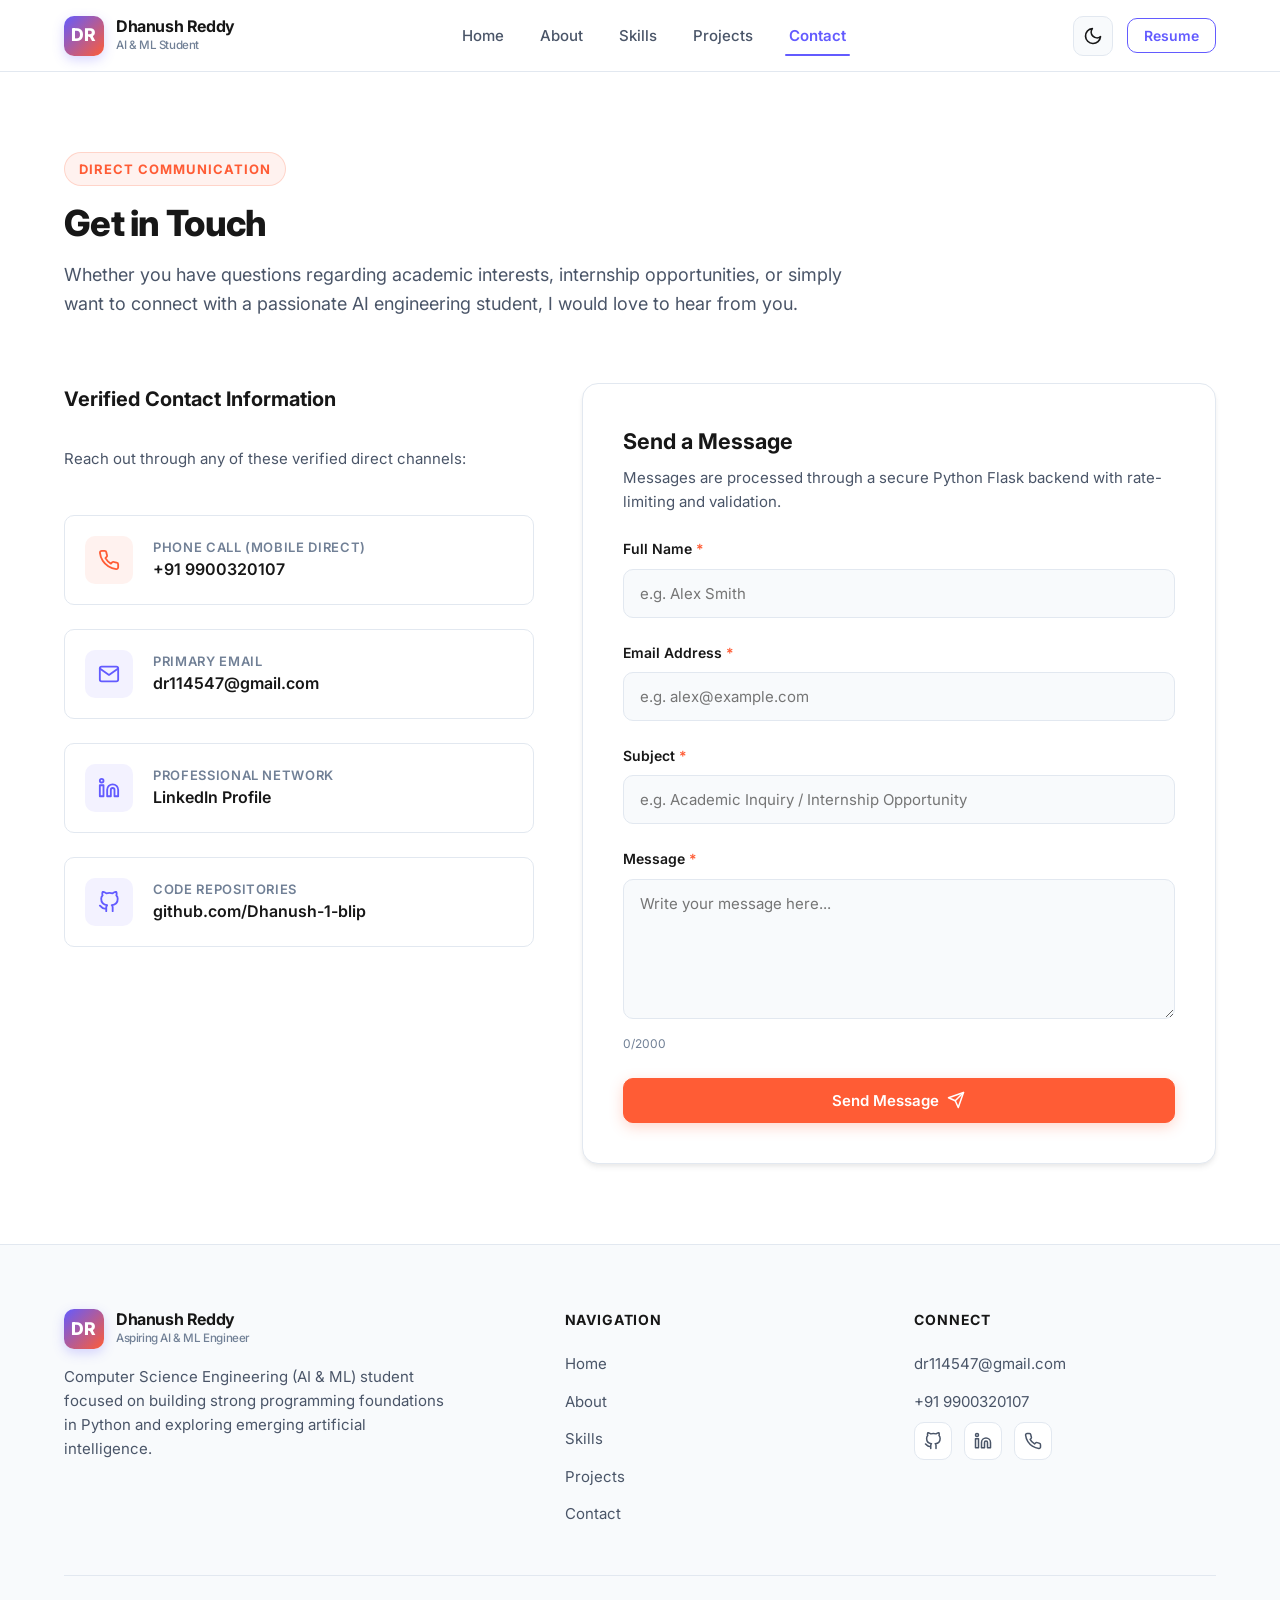
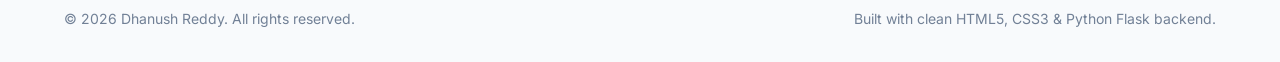
<file: contact.html>
<!DOCTYPE html>
<html lang="en" data-theme="light">
<head>
  <meta charset="UTF-8">
  <meta name="viewport" content="width=device-width, initial-scale=1.0">
  <meta http-equiv="X-UA-Compatible" content="ie=edge">
  
  <title>Contact | Dhanush Reddy - Aspiring AI & Machine Learning Engineer</title>
  <meta name="description" content="Get in touch with Dhanush Reddy for academic opportunities, internships, AI discussions, and collaborative projects.">
  <meta name="author" content="Dhanush Reddy">
  
  <meta property="og:type" content="website">
  <meta property="og:title" content="Contact Dhanush Reddy">
  <meta property="og:description" content="Reach out to Dhanush Reddy via verified email, direct phone, or the contact form.">
  <meta property="og:image" content="assets/images/favicon.svg">
  
  <link rel="icon" type="image/svg+xml" href="assets/images/favicon.svg">
  
  <link rel="preconnect" href="https://fonts.googleapis.com">
  <link rel="preconnect" href="https://fonts.gstatic.com" crossorigin>
  <link href="https://fonts.googleapis.com/css2?family=Inter:wght@400;500;600;700;800;900&family=JetBrains+Mono:wght@400;600&display=swap" rel="stylesheet">
  
  <link rel="stylesheet" href="css/themes.css">
  <link rel="stylesheet" href="css/style.css">
  <link rel="stylesheet" href="css/responsive.css">
</head>
<body>
  <a href="#main-content" class="skip-link">Skip to main content</a>
  <div id="scroll-progress" aria-hidden="true"></div>

  <!-- Navigation Bar -->
  <header class="navbar" role="banner">
    <div class="container nav-container">
      <a href="index.html" class="brand-logo" aria-label="Dhanush Reddy Homepage">
        <div class="brand-monogram">DR</div>
        <div class="brand-text">
          <span class="brand-name">Dhanush Reddy</span>
          <span class="brand-role">AI & ML Student</span>
        </div>
      </a>

      <nav class="nav-menu" role="navigation" aria-label="Main Navigation">
        <a href="index.html" class="nav-link">Home</a>
        <a href="about.html" class="nav-link">About</a>
        <a href="skills.html" class="nav-link">Skills</a>
        <a href="projects.html" class="nav-link">Projects</a>
        <a href="contact.html" class="nav-link active" aria-current="page">Contact</a>
      </nav>

      <div class="nav-actions">
        <button type="button" class="theme-toggle-btn" aria-label="Toggle theme mode" title="Switch Theme"></button>
        <button type="button" class="btn btn-outline-purple btn-sm btn-resume-trigger">Resume</button>
        <button type="button" class="mobile-toggle" aria-expanded="false" aria-label="Open navigation menu">
          <span></span><span></span><span></span>
        </button>
      </div>
    </div>
  </header>

  <main id="main-content">
    <section class="section" style="padding-bottom: 2rem;">
      <div class="container">
        <div class="section-header reveal" style="text-align: left; max-width: 800px; margin: 0 0 2rem 0;">
          <span class="section-tag">Direct Communication</span>
          <h1 class="section-title">Get in Touch</h1>
          <p class="section-description">
            Whether you have questions regarding academic interests, internship opportunities, or simply want to connect with a passionate AI engineering student, I would love to hear from you.
          </p>
        </div>
      </div>
    </section>

    <section class="section" style="padding-top: 0;">
      <div class="container">
        <div class="contact-layout">
          
          <!-- Column 1: Verified Direct Details -->
          <div class="contact-info-panel reveal">
            <h2 style="font-size: 1.25rem; font-weight: 700; color: var(--text-primary); margin-bottom: 0.5rem;">
              Verified Contact Information
            </h2>
            <p style="font-size: 0.9375rem; color: var(--text-secondary); margin-bottom: 1.25rem;">
              Reach out through any of these verified direct channels:
            </p>

            <!-- Phone Call Button -->
            <a href="tel:9900320107" class="contact-card-link" aria-label="Call Dhanush at +91 9900320107">
              <div class="contact-icon-box coral">
                <svg xmlns="http://www.w3.org/2000/svg" width="22" height="22" viewBox="0 0 24 24" fill="none" stroke="currentColor" stroke-width="2" stroke-linecap="round" stroke-linejoin="round" aria-hidden="true"><path d="M22 16.92v3a2 2 0 0 1-2.18 2 19.79 19.79 0 0 1-8.63-3.07 19.5 19.5 0 0 1-6-6 19.79 19.79 0 0 1-3.07-8.67A2 2 0 0 1 4.11 2h3a2 2 0 0 1 2 1.72 12.84 12.84 0 0 0 .7 2.81 2 2 0 0 1-.45 2.11L8.09 9.91a16 16 0 0 0 6 6l1.27-1.27a2 2 0 0 1 2.11-.45 12.84 12.84 0 0 0 2.81.7A2 2 0 0 1 22 16.92z"></path></svg>
              </div>
              <div class="contact-detail-text">
                <h4>Phone Call (Mobile Direct)</h4>
                <p>+91 9900320107</p>
              </div>
            </a>

            <!-- Email Link -->
            <a href="mailto:dr114547@gmail.com" class="contact-card-link" aria-label="Send email to dr114547@gmail.com">
              <div class="contact-icon-box">
                <svg xmlns="http://www.w3.org/2000/svg" width="22" height="22" viewBox="0 0 24 24" fill="none" stroke="currentColor" stroke-width="2" stroke-linecap="round" stroke-linejoin="round" aria-hidden="true"><path d="M4 4h16c1.1 0 2 .9 2 2v12c0 1.1-.9 2-2 2H4c-1.1 0-2-.9-2-2V6c0-1.1.9-2 2-2z"></path><polyline points="22,6 12,13 2,6"></polyline></svg>
              </div>
              <div class="contact-detail-text">
                <h4>Primary Email</h4>
                <p>dr114547@gmail.com</p>
              </div>
            </a>

            <!-- LinkedIn Link -->
            <a href="https://www.linkedin.com/in/dhanush-reddy-333961446?trk=contact-info" target="_blank" rel="noopener noreferrer" class="contact-card-link" aria-label="Visit Dhanush Reddy's LinkedIn Profile">
              <div class="contact-icon-box">
                <svg xmlns="http://www.w3.org/2000/svg" width="22" height="22" viewBox="0 0 24 24" fill="none" stroke="currentColor" stroke-width="2" stroke-linecap="round" stroke-linejoin="round" aria-hidden="true"><path d="M16 8a6 6 0 0 1 6 6v7h-4v-7a2 2 0 0 0-2-2 2 2 0 0 0-2 2v7h-4v-7a6 6 0 0 1 6-6z"></path><rect x="2" y="9" width="4" height="12"></rect><circle cx="4" cy="4" r="2"></circle></svg>
              </div>
              <div class="contact-detail-text">
                <h4>Professional Network</h4>
                <p>LinkedIn Profile</p>
              </div>
            </a>

            <!-- GitHub Link -->
            <a href="https://github.com/Dhanush-1-blip" target="_blank" rel="noopener noreferrer" class="contact-card-link" aria-label="Visit Dhanush Reddy's GitHub Profile">
              <div class="contact-icon-box">
                <svg xmlns="http://www.w3.org/2000/svg" width="22" height="22" viewBox="0 0 24 24" fill="none" stroke="currentColor" stroke-width="2" stroke-linecap="round" stroke-linejoin="round" aria-hidden="true"><path d="M9 19c-5 1.5-5-2.5-7-3m14 6v-3.87a3.37 3.37 0 0 0-.94-2.61c3.14-.35 6.44-1.54 6.44-7A5.44 5.44 0 0 0 20 4.77 5.07 5.07 0 0 0 19.91 1S18.73.65 16 2.48a13.38 13.38 0 0 0-7 0C6.27.65 5.09 1 5.09 1A5.07 5.07 0 0 0 5 4.77a5.44 5.44 0 0 0-1.5 3.78c0 5.42 3.3 6.61 6.44 7A3.37 3.37 0 0 0 9 18.13V22"></path></svg>
              </div>
              <div class="contact-detail-text">
                <h4>Code Repositories</h4>
                <p>github.com/Dhanush-1-blip</p>
              </div>
            </a>
          </div>

          <!-- Column 2: Working Contact Form Integrated with Python Flask -->
          <div class="contact-form-wrap reveal">
            <h2 style="font-size: 1.35rem; font-weight: 700; color: var(--text-primary); margin-bottom: 0.5rem;">
              Send a Message
            </h2>
            <p style="font-size: 0.9375rem; color: var(--text-secondary); margin-bottom: 1.5rem;">
              Messages are processed through a secure Python Flask backend with rate-limiting and validation.
            </p>

            <!-- Status Alert Container -->
            <div id="form-status-alert" class="form-status-alert" aria-live="polite"></div>

            <form id="contact-form" novalidate>
              <!-- Anti-Spam Honeypot Field (Invisible to legitimate visitors) -->
              <div class="bot-catcher" aria-hidden="true">
                <label for="bot-check">Do not fill this field if you are human:</label>
                <input type="text" id="bot-check" name="bot-check" tabindex="-1" autocomplete="off">
              </div>

              <!-- Full Name Field -->
              <div class="form-group">
                <label for="name" class="form-label">Full Name <span class="required" aria-hidden="true">*</span></label>
                <input type="text" id="name" name="name" class="form-control" placeholder="e.g. Alex Smith" required autocomplete="name" maxlength="100">
                <span class="form-field-error" role="alert"></span>
              </div>

              <!-- Email Address Field -->
              <div class="form-group">
                <label for="email" class="form-label">Email Address <span class="required" aria-hidden="true">*</span></label>
                <input type="email" id="email" name="email" class="form-control" placeholder="e.g. alex@example.com" required autocomplete="email" maxlength="100">
                <span class="form-field-error" role="alert"></span>
              </div>

              <!-- Subject Field -->
              <div class="form-group">
                <label for="subject" class="form-label">Subject <span class="required" aria-hidden="true">*</span></label>
                <input type="text" id="subject" name="subject" class="form-control" placeholder="e.g. Academic Inquiry / Internship Opportunity" required maxlength="150">
                <span class="form-field-error" role="alert"></span>
              </div>

              <!-- Message Field -->
              <div class="form-group">
                <label for="message" class="form-label">Message <span class="required" aria-hidden="true">*</span></label>
                <textarea id="message" name="message" class="form-control" placeholder="Write your message here..." required maxlength="2000"></textarea>
                <div style="display: flex; justify-content: space-between; align-items: center; margin-top: 0.25rem;">
                  <span class="form-field-error" role="alert"></span>
                  <span id="message-char-count" class="form-char-count">0/2000</span>
                </div>
              </div>

              <!-- Submit Button -->
              <button type="submit" class="btn btn-primary" style="width: 100%;">
                <span class="btn-loading-spinner" aria-hidden="true"></span>
                <span class="btn-text">Send Message</span>
                <svg xmlns="http://www.w3.org/2000/svg" width="18" height="18" viewBox="0 0 24 24" fill="none" stroke="currentColor" stroke-width="2" stroke-linecap="round" stroke-linejoin="round" aria-hidden="true"><line x1="22" y1="2" x2="11" y2="13"></line><polygon points="22 2 15 22 11 13 2 9 22 2"></polygon></svg>
              </button>
            </form>
          </div>

        </div>
      </div>
    </section>
  </main>

  <!-- Resume Modal Dialog -->
  <div id="resume-modal" class="modal-backdrop" role="dialog" aria-modal="true" aria-labelledby="resume-modal-title" aria-hidden="true">
    <div class="modal-dialog">
      <button type="button" id="resume-modal-close" class="modal-close-btn" aria-label="Close modal dialog">
        <svg xmlns="http://www.w3.org/2000/svg" width="22" height="22" viewBox="0 0 24 24" fill="none" stroke="currentColor" stroke-width="2" stroke-linecap="round" stroke-linejoin="round" aria-hidden="true"><line x1="18" y1="6" x2="6" y2="18"></line><line x1="6" y1="6" x2="18" y2="18"></line></svg>
      </button>
      <div style="width: 56px; height: 56px; border-radius: 50%; background: var(--color-purple-subtle); color: var(--color-purple); display: flex; align-items: center; justify-content: center; margin: 0 auto 1.25rem;">
        <svg xmlns="http://www.w3.org/2000/svg" width="28" height="28" viewBox="0 0 24 24" fill="none" stroke="currentColor" stroke-width="2" stroke-linecap="round" stroke-linejoin="round" aria-hidden="true"><path d="M14 2H6a2 2 0 0 0-2 2v16a2 2 0 0 0 2 2h12a2 2 0 0 0 2-2V8z"></path><polyline points="14 2 14 8 20 8"></polyline><line x1="16" y1="13" x2="8" y2="13"></line><line x1="16" y1="17" x2="8" y2="17"></line><polyline points="10 9 9 9 8 9"></polyline></svg>
      </div>
      <h3 id="resume-modal-title" style="font-size: 1.35rem; font-weight: 700; color: var(--text-primary); margin-bottom: 0.5rem;">Resume Coming Soon</h3>
      <p style="font-size: 0.95rem; color: var(--text-secondary); line-height: 1.6; margin-bottom: 1.5rem;">
        Dhanush's professional resume is currently being finalized with 2nd-year coursework, problem-solving achievements, and upcoming AI projects.
      </p>
      <div style="display: flex; gap: 0.75rem; justify-content: center;">
        <button type="button" class="btn btn-primary btn-sm" onclick="document.getElementById('resume-modal-close').click()">Back to Contact</button>
        <a href="https://www.linkedin.com/in/dhanush-reddy-333961446?trk=contact-info" target="_blank" rel="noopener noreferrer" class="btn btn-outline btn-sm">LinkedIn</a>
      </div>
    </div>
  </div>

  <!-- Footer -->
  <footer class="footer" role="contentinfo">
    <div class="container">
      <div class="footer-top">
        <div class="footer-brand">
          <a href="index.html" class="brand-logo">
            <div class="brand-monogram">DR</div>
            <div class="brand-text">
              <span class="brand-name">Dhanush Reddy</span>
              <span class="brand-role">Aspiring AI & ML Engineer</span>
            </div>
          </a>
          <p class="footer-brand-desc">
            Computer Science Engineering (AI & ML) student focused on building strong programming foundations in Python and exploring emerging artificial intelligence.
          </p>
        </div>

        <div>
          <h4 class="footer-col-title">Navigation</h4>
          <ul class="footer-links">
            <li><a href="index.html" class="footer-link">Home</a></li>
            <li><a href="about.html" class="footer-link">About</a></li>
            <li><a href="skills.html" class="footer-link">Skills</a></li>
            <li><a href="projects.html" class="footer-link">Projects</a></li>
            <li><a href="contact.html" class="footer-link">Contact</a></li>
          </ul>
        </div>

        <div>
          <h4 class="footer-col-title">Connect</h4>
          <ul class="footer-links">
            <li><a href="mailto:dr114547@gmail.com" class="footer-link">dr114547@gmail.com</a></li>
            <li><a href="tel:9900320107" class="footer-link">+91 9900320107</a></li>
          </ul>
          <div class="footer-social-icons">
            <a href="https://github.com/Dhanush-1-blip" target="_blank" rel="noopener noreferrer" class="footer-social-btn" aria-label="GitHub profile">
              <svg xmlns="http://www.w3.org/2000/svg" width="18" height="18" viewBox="0 0 24 24" fill="none" stroke="currentColor" stroke-width="2" stroke-linecap="round" stroke-linejoin="round" aria-hidden="true"><path d="M9 19c-5 1.5-5-2.5-7-3m14 6v-3.87a3.37 3.37 0 0 0-.94-2.61c3.14-.35 6.44-1.54 6.44-7A5.44 5.44 0 0 0 20 4.77 5.07 5.07 0 0 0 19.91 1S18.73.65 16 2.48a13.38 13.38 0 0 0-7 0C6.27.65 5.09 1 5.09 1A5.07 5.07 0 0 0 5 4.77a5.44 5.44 0 0 0-1.5 3.78c0 5.42 3.3 6.61 6.44 7A3.37 3.37 0 0 0 9 18.13V22"></path></svg>
            </a>
            <a href="https://www.linkedin.com/in/dhanush-reddy-333961446?trk=contact-info" target="_blank" rel="noopener noreferrer" class="footer-social-btn" aria-label="LinkedIn profile">
              <svg xmlns="http://www.w3.org/2000/svg" width="18" height="18" viewBox="0 0 24 24" fill="none" stroke="currentColor" stroke-width="2" stroke-linecap="round" stroke-linejoin="round" aria-hidden="true"><path d="M16 8a6 6 0 0 1 6 6v7h-4v-7a2 2 0 0 0-2-2 2 2 0 0 0-2 2v7h-4v-7a6 6 0 0 1 6-6z"></path><rect x="2" y="9" width="4" height="12"></rect><circle cx="4" cy="4" r="2"></circle></svg>
            </a>
            <a href="tel:9900320107" class="footer-social-btn" aria-label="Call Dhanush">
              <svg xmlns="http://www.w3.org/2000/svg" width="18" height="18" viewBox="0 0 24 24" fill="none" stroke="currentColor" stroke-width="2" stroke-linecap="round" stroke-linejoin="round" aria-hidden="true"><path d="M22 16.92v3a2 2 0 0 1-2.18 2 19.79 19.79 0 0 1-8.63-3.07 19.5 19.5 0 0 1-6-6 19.79 19.79 0 0 1-3.07-8.67A2 2 0 0 1 4.11 2h3a2 2 0 0 1 2 1.72 12.84 12.84 0 0 0 .7 2.81 2 2 0 0 1-.45 2.11L8.09 9.91a16 16 0 0 0 6 6l1.27-1.27a2 2 0 0 1 2.11-.45 12.84 12.84 0 0 0 2.81.7A2 2 0 0 1 22 16.92z"></path></svg>
            </a>
          </div>
        </div>
      </div>

      <div class="footer-bottom">
        <p>&copy; <span class="dynamic-year">2026</span> Dhanush Reddy. All rights reserved.</p>
        <p>Built with clean HTML5, CSS3 & Python Flask backend.</p>
      </div>
    </div>
  </footer>

  <script src="js/config.js"></script>
  <script src="js/theme.js"></script>
  <script src="js/navigation.js"></script>
  <script src="js/animations.js"></script>
  <script src="js/contact.js"></script>
  <script src="js/main.js"></script>
</body>
</html>
</file>
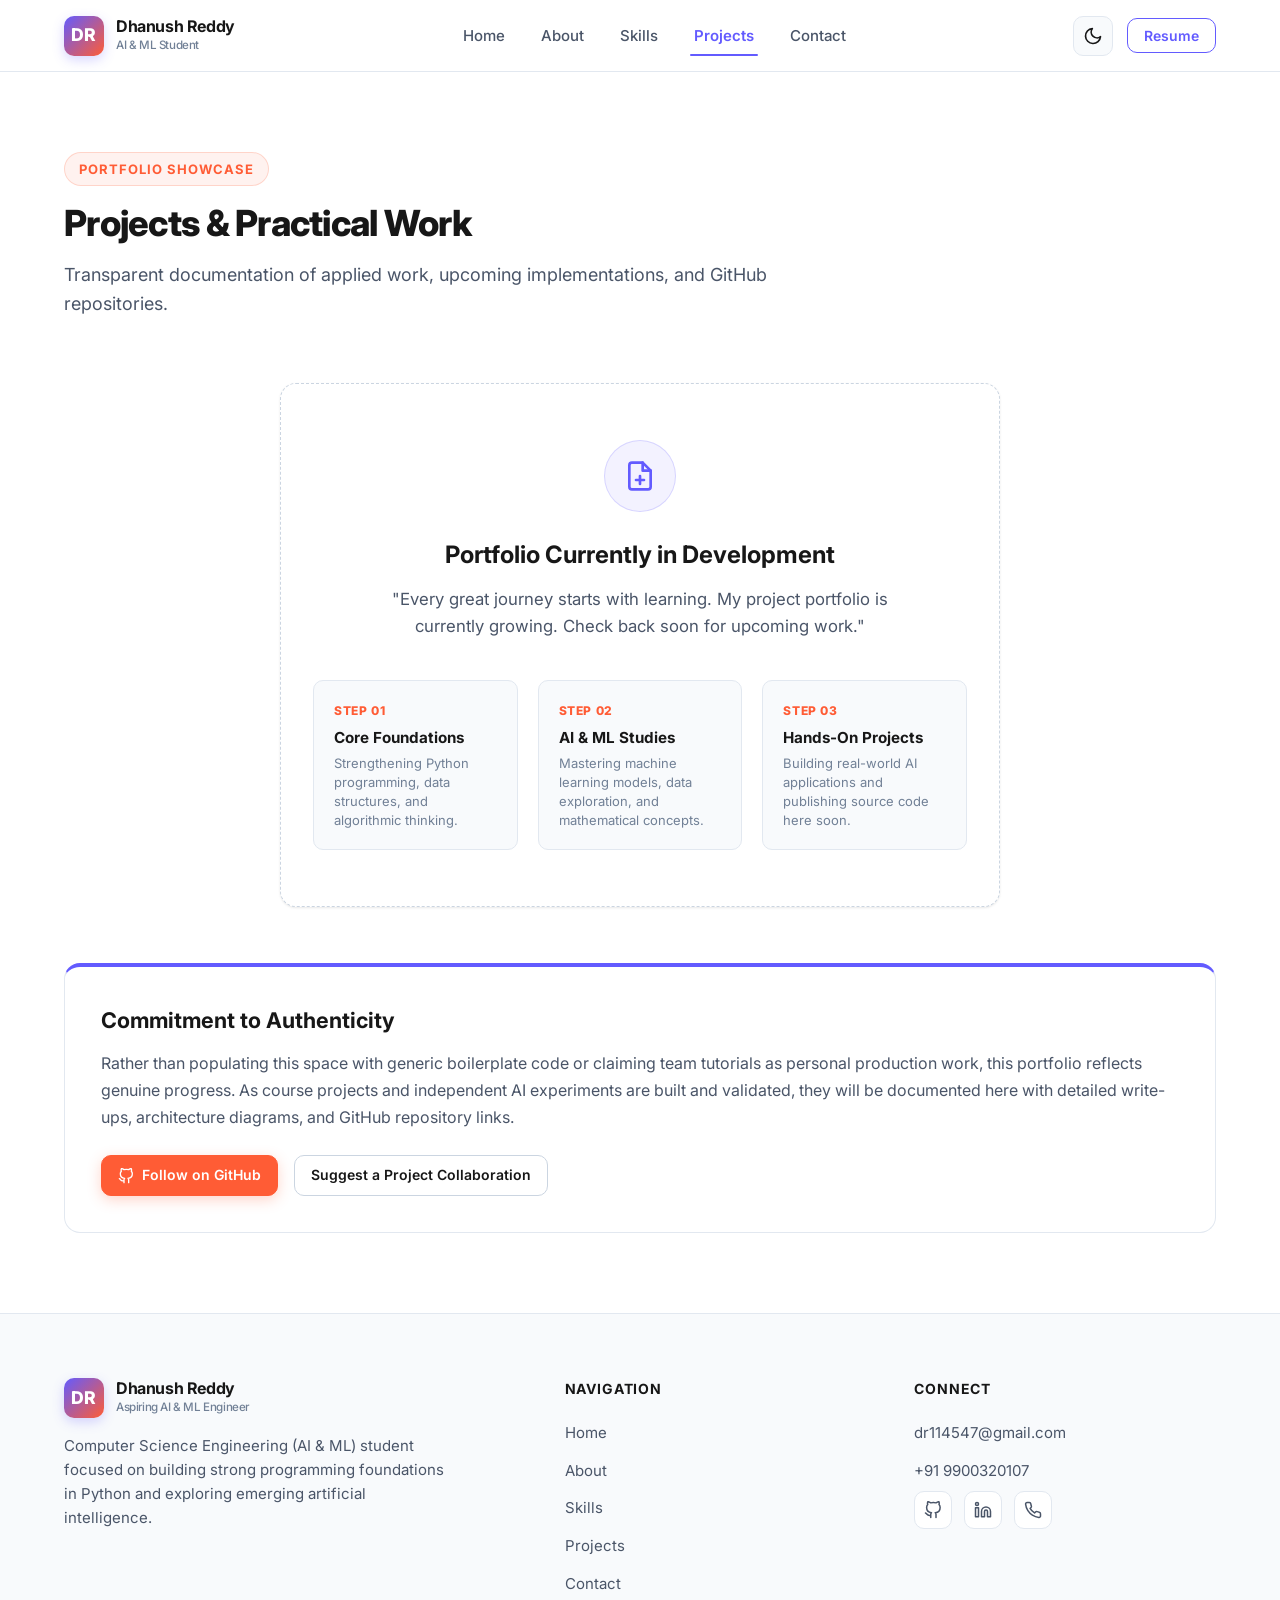
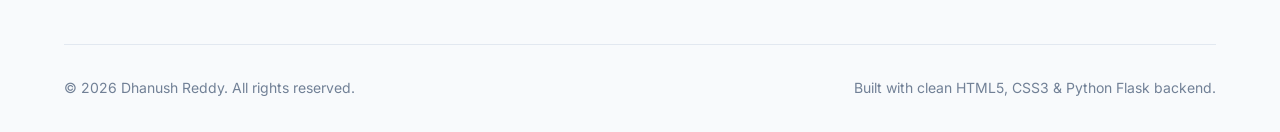
<file: projects.html>
<!DOCTYPE html>
<html lang="en" data-theme="light">
<head>
  <meta charset="UTF-8">
  <meta name="viewport" content="width=device-width, initial-scale=1.0">
  <meta http-equiv="X-UA-Compatible" content="ie=edge">
  
  <title>Projects | Dhanush Reddy - Aspiring AI & Machine Learning Engineer</title>
  <meta name="description" content="Project showcase and development roadmap for Dhanush Reddy, 2nd-year B.Tech CSE (AI & ML) student.">
  <meta name="author" content="Dhanush Reddy">
  
  <meta property="og:type" content="website">
  <meta property="og:title" content="Projects | Dhanush Reddy">
  <meta property="og:description" content="Upcoming AI, Machine Learning, and Python project roadmap for Dhanush Reddy.">
  <meta property="og:image" content="assets/images/favicon.svg">
  
  <link rel="icon" type="image/svg+xml" href="assets/images/favicon.svg">
  
  <link rel="preconnect" href="https://fonts.googleapis.com">
  <link rel="preconnect" href="https://fonts.gstatic.com" crossorigin>
  <link href="https://fonts.googleapis.com/css2?family=Inter:wght@400;500;600;700;800;900&family=JetBrains+Mono:wght@400;600&display=swap" rel="stylesheet">
  
  <link rel="stylesheet" href="css/themes.css">
  <link rel="stylesheet" href="css/style.css">
  <link rel="stylesheet" href="css/responsive.css">
</head>
<body>
  <a href="#main-content" class="skip-link">Skip to main content</a>
  <div id="scroll-progress" aria-hidden="true"></div>

  <!-- Navigation Bar -->
  <header class="navbar" role="banner">
    <div class="container nav-container">
      <a href="index.html" class="brand-logo" aria-label="Dhanush Reddy Homepage">
        <div class="brand-monogram">DR</div>
        <div class="brand-text">
          <span class="brand-name">Dhanush Reddy</span>
          <span class="brand-role">AI & ML Student</span>
        </div>
      </a>

      <nav class="nav-menu" role="navigation" aria-label="Main Navigation">
        <a href="index.html" class="nav-link">Home</a>
        <a href="about.html" class="nav-link">About</a>
        <a href="skills.html" class="nav-link">Skills</a>
        <a href="projects.html" class="nav-link active" aria-current="page">Projects</a>
        <a href="contact.html" class="nav-link">Contact</a>
      </nav>

      <div class="nav-actions">
        <button type="button" class="theme-toggle-btn" aria-label="Toggle theme mode" title="Switch Theme"></button>
        <button type="button" class="btn btn-outline-purple btn-sm btn-resume-trigger">Resume</button>
        <button type="button" class="mobile-toggle" aria-expanded="false" aria-label="Open navigation menu">
          <span></span><span></span><span></span>
        </button>
      </div>
    </div>
  </header>

  <main id="main-content">
    <section class="section" style="padding-bottom: 2rem;">
      <div class="container">
        <div class="section-header reveal" style="text-align: left; max-width: 800px; margin: 0 0 2rem 0;">
          <span class="section-tag">Portfolio Showcase</span>
          <h1 class="section-title">Projects & Practical Work</h1>
          <p class="section-description">
            Transparent documentation of applied work, upcoming implementations, and GitHub repositories.
          </p>
        </div>
      </div>
    </section>

    <section class="section" style="padding-top: 0;">
      <div class="container">
        
        <!-- Rendered by js/projects.js -->
        <div id="all-projects-container" style="margin-bottom: 3.5rem;"></div>

        <!-- Future Project Structure Explanation Card -->
        <div class="card reveal" style="border-top: 4px solid var(--color-purple); padding: 2.25rem;">
          <h3 style="font-size: 1.35rem; font-weight: 700; color: var(--text-primary); margin-bottom: 0.75rem;">
            Commitment to Authenticity
          </h3>
          <p style="font-size: 1rem; color: var(--text-secondary); line-height: 1.7; margin-bottom: 1.5rem;">
            Rather than populating this space with generic boilerplate code or claiming team tutorials as personal production work, this portfolio reflects genuine progress. As course projects and independent AI experiments are built and validated, they will be documented here with detailed write-ups, architecture diagrams, and GitHub repository links.
          </p>
          <div style="display: flex; gap: 1rem; flex-wrap: wrap;">
            <a href="https://github.com/Dhanush-1-blip" target="_blank" rel="noopener noreferrer" class="btn btn-primary btn-sm">
              <svg xmlns="http://www.w3.org/2000/svg" width="16" height="16" viewBox="0 0 24 24" fill="none" stroke="currentColor" stroke-width="2" stroke-linecap="round" stroke-linejoin="round" aria-hidden="true"><path d="M9 19c-5 1.5-5-2.5-7-3m14 6v-3.87a3.37 3.37 0 0 0-.94-2.61c3.14-.35 6.44-1.54 6.44-7A5.44 5.44 0 0 0 20 4.77 5.07 5.07 0 0 0 19.91 1S18.73.65 16 2.48a13.38 13.38 0 0 0-7 0C6.27.65 5.09 1 5.09 1A5.07 5.07 0 0 0 5 4.77a5.44 5.44 0 0 0-1.5 3.78c0 5.42 3.3 6.61 6.44 7A3.37 3.37 0 0 0 9 18.13V22"></path></svg>
              <span>Follow on GitHub</span>
            </a>
            <a href="contact.html" class="btn btn-outline btn-sm">Suggest a Project Collaboration</a>
          </div>
        </div>

      </div>
    </section>
  </main>

  <!-- Resume Modal Dialog -->
  <div id="resume-modal" class="modal-backdrop" role="dialog" aria-modal="true" aria-labelledby="resume-modal-title" aria-hidden="true">
    <div class="modal-dialog">
      <button type="button" id="resume-modal-close" class="modal-close-btn" aria-label="Close modal dialog">
        <svg xmlns="http://www.w3.org/2000/svg" width="22" height="22" viewBox="0 0 24 24" fill="none" stroke="currentColor" stroke-width="2" stroke-linecap="round" stroke-linejoin="round" aria-hidden="true"><line x1="18" y1="6" x2="6" y2="18"></line><line x1="6" y1="6" x2="18" y2="18"></line></svg>
      </button>
      <div style="width: 56px; height: 56px; border-radius: 50%; background: var(--color-purple-subtle); color: var(--color-purple); display: flex; align-items: center; justify-content: center; margin: 0 auto 1.25rem;">
        <svg xmlns="http://www.w3.org/2000/svg" width="28" height="28" viewBox="0 0 24 24" fill="none" stroke="currentColor" stroke-width="2" stroke-linecap="round" stroke-linejoin="round" aria-hidden="true"><path d="M14 2H6a2 2 0 0 0-2 2v16a2 2 0 0 0 2 2h12a2 2 0 0 0 2-2V8z"></path><polyline points="14 2 14 8 20 8"></polyline><line x1="16" y1="13" x2="8" y2="13"></line><line x1="16" y1="17" x2="8" y2="17"></line><polyline points="10 9 9 9 8 9"></polyline></svg>
      </div>
      <h3 id="resume-modal-title" style="font-size: 1.35rem; font-weight: 700; color: var(--text-primary); margin-bottom: 0.5rem;">Resume Coming Soon</h3>
      <p style="font-size: 0.95rem; color: var(--text-secondary); line-height: 1.6; margin-bottom: 1.5rem;">
        Dhanush's professional resume is currently being finalized with 2nd-year coursework, problem-solving achievements, and upcoming AI projects.
      </p>
      <div style="display: flex; gap: 0.75rem; justify-content: center;">
        <a href="contact.html" class="btn btn-primary btn-sm">Contact Dhanush</a>
        <a href="https://www.linkedin.com/in/dhanush-reddy-333961446?trk=contact-info" target="_blank" rel="noopener noreferrer" class="btn btn-outline btn-sm">LinkedIn</a>
      </div>
    </div>
  </div>

  <!-- Footer -->
  <footer class="footer" role="contentinfo">
    <div class="container">
      <div class="footer-top">
        <div class="footer-brand">
          <a href="index.html" class="brand-logo">
            <div class="brand-monogram">DR</div>
            <div class="brand-text">
              <span class="brand-name">Dhanush Reddy</span>
              <span class="brand-role">Aspiring AI & ML Engineer</span>
            </div>
          </a>
          <p class="footer-brand-desc">
            Computer Science Engineering (AI & ML) student focused on building strong programming foundations in Python and exploring emerging artificial intelligence.
          </p>
        </div>

        <div>
          <h4 class="footer-col-title">Navigation</h4>
          <ul class="footer-links">
            <li><a href="index.html" class="footer-link">Home</a></li>
            <li><a href="about.html" class="footer-link">About</a></li>
            <li><a href="skills.html" class="footer-link">Skills</a></li>
            <li><a href="projects.html" class="footer-link">Projects</a></li>
            <li><a href="contact.html" class="footer-link">Contact</a></li>
          </ul>
        </div>

        <div>
          <h4 class="footer-col-title">Connect</h4>
          <ul class="footer-links">
            <li><a href="mailto:dr114547@gmail.com" class="footer-link">dr114547@gmail.com</a></li>
            <li><a href="tel:9900320107" class="footer-link">+91 9900320107</a></li>
          </ul>
          <div class="footer-social-icons">
            <a href="https://github.com/Dhanush-1-blip" target="_blank" rel="noopener noreferrer" class="footer-social-btn" aria-label="GitHub profile">
              <svg xmlns="http://www.w3.org/2000/svg" width="18" height="18" viewBox="0 0 24 24" fill="none" stroke="currentColor" stroke-width="2" stroke-linecap="round" stroke-linejoin="round" aria-hidden="true"><path d="M9 19c-5 1.5-5-2.5-7-3m14 6v-3.87a3.37 3.37 0 0 0-.94-2.61c3.14-.35 6.44-1.54 6.44-7A5.44 5.44 0 0 0 20 4.77 5.07 5.07 0 0 0 19.91 1S18.73.65 16 2.48a13.38 13.38 0 0 0-7 0C6.27.65 5.09 1 5.09 1A5.07 5.07 0 0 0 5 4.77a5.44 5.44 0 0 0-1.5 3.78c0 5.42 3.3 6.61 6.44 7A3.37 3.37 0 0 0 9 18.13V22"></path></svg>
            </a>
            <a href="https://www.linkedin.com/in/dhanush-reddy-333961446?trk=contact-info" target="_blank" rel="noopener noreferrer" class="footer-social-btn" aria-label="LinkedIn profile">
              <svg xmlns="http://www.w3.org/2000/svg" width="18" height="18" viewBox="0 0 24 24" fill="none" stroke="currentColor" stroke-width="2" stroke-linecap="round" stroke-linejoin="round" aria-hidden="true"><path d="M16 8a6 6 0 0 1 6 6v7h-4v-7a2 2 0 0 0-2-2 2 2 0 0 0-2 2v7h-4v-7a6 6 0 0 1 6-6z"></path><rect x="2" y="9" width="4" height="12"></rect><circle cx="4" cy="4" r="2"></circle></svg>
            </a>
            <a href="tel:9900320107" class="footer-social-btn" aria-label="Call Dhanush">
              <svg xmlns="http://www.w3.org/2000/svg" width="18" height="18" viewBox="0 0 24 24" fill="none" stroke="currentColor" stroke-width="2" stroke-linecap="round" stroke-linejoin="round" aria-hidden="true"><path d="M22 16.92v3a2 2 0 0 1-2.18 2 19.79 19.79 0 0 1-8.63-3.07 19.5 19.5 0 0 1-6-6 19.79 19.79 0 0 1-3.07-8.67A2 2 0 0 1 4.11 2h3a2 2 0 0 1 2 1.72 12.84 12.84 0 0 0 .7 2.81 2 2 0 0 1-.45 2.11L8.09 9.91a16 16 0 0 0 6 6l1.27-1.27a2 2 0 0 1 2.11-.45 12.84 12.84 0 0 0 2.81.7A2 2 0 0 1 22 16.92z"></path></svg>
            </a>
          </div>
        </div>
      </div>

      <div class="footer-bottom">
        <p>&copy; <span class="dynamic-year">2026</span> Dhanush Reddy. All rights reserved.</p>
        <p>Built with clean HTML5, CSS3 & Python Flask backend.</p>
      </div>
    </div>
  </footer>

  <script src="js/config.js"></script>
  <script src="js/theme.js"></script>
  <script src="js/navigation.js"></script>
  <script src="js/animations.js"></script>
  <script src="js/projects.js"></script>
  <script src="js/main.js"></script>
</body>
</html>
</file>
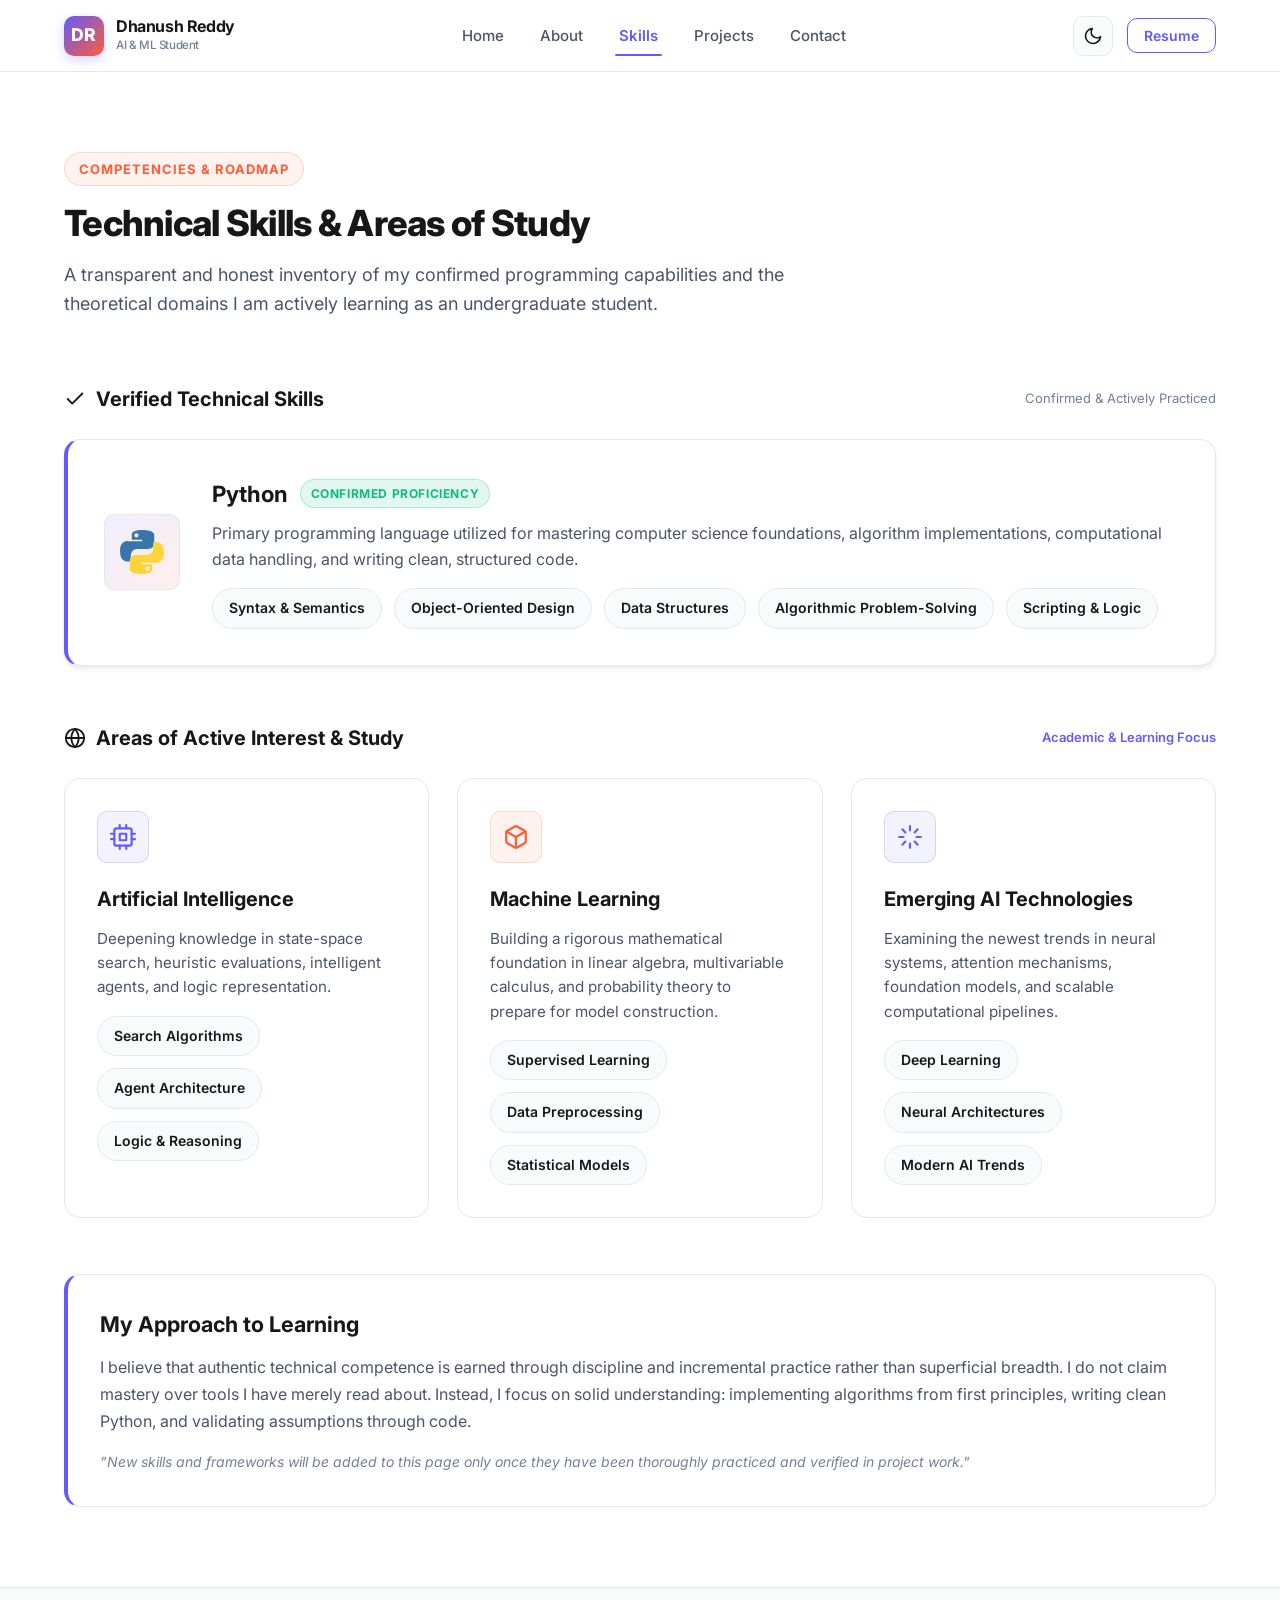
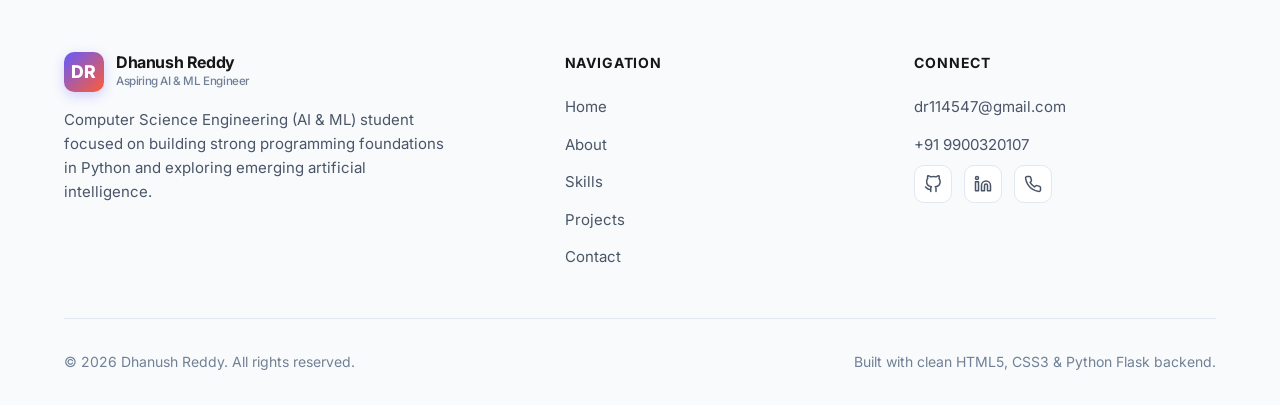
<file: skills.html>
<!DOCTYPE html>
<html lang="en" data-theme="light">
<head>
  <meta charset="UTF-8">
  <meta name="viewport" content="width=device-width, initial-scale=1.0">
  <meta http-equiv="X-UA-Compatible" content="ie=edge">
  
  <title>Skills & Interests | Dhanush Reddy - Aspiring AI & Machine Learning Engineer</title>
  <meta name="description" content="Technical skills and academic areas of interest of Dhanush Reddy. Verified proficiency in Python, alongside learning roadmaps in AI and Machine Learning.">
  <meta name="author" content="Dhanush Reddy">
  
  <meta property="og:type" content="website">
  <meta property="og:title" content="Skills & Interests | Dhanush Reddy">
  <meta property="og:description" content="Verified technical skill in Python and exploration areas in Artificial Intelligence & Machine Learning.">
  <meta property="og:image" content="assets/images/favicon.svg">
  
  <link rel="icon" type="image/svg+xml" href="assets/images/favicon.svg">
  
  <link rel="preconnect" href="https://fonts.googleapis.com">
  <link rel="preconnect" href="https://fonts.gstatic.com" crossorigin>
  <link href="https://fonts.googleapis.com/css2?family=Inter:wght@400;500;600;700;800;900&family=JetBrains+Mono:wght@400;600&display=swap" rel="stylesheet">
  
  <link rel="stylesheet" href="css/themes.css">
  <link rel="stylesheet" href="css/style.css">
  <link rel="stylesheet" href="css/responsive.css">
</head>
<body>
  <a href="#main-content" class="skip-link">Skip to main content</a>
  <div id="scroll-progress" aria-hidden="true"></div>

  <!-- Navigation Bar -->
  <header class="navbar" role="banner">
    <div class="container nav-container">
      <a href="index.html" class="brand-logo" aria-label="Dhanush Reddy Homepage">
        <div class="brand-monogram">DR</div>
        <div class="brand-text">
          <span class="brand-name">Dhanush Reddy</span>
          <span class="brand-role">AI & ML Student</span>
        </div>
      </a>

      <nav class="nav-menu" role="navigation" aria-label="Main Navigation">
        <a href="index.html" class="nav-link">Home</a>
        <a href="about.html" class="nav-link">About</a>
        <a href="skills.html" class="nav-link active" aria-current="page">Skills</a>
        <a href="projects.html" class="nav-link">Projects</a>
        <a href="contact.html" class="nav-link">Contact</a>
      </nav>

      <div class="nav-actions">
        <button type="button" class="theme-toggle-btn" aria-label="Toggle theme mode" title="Switch Theme"></button>
        <button type="button" class="btn btn-outline-purple btn-sm btn-resume-trigger">Resume</button>
        <button type="button" class="mobile-toggle" aria-expanded="false" aria-label="Open navigation menu">
          <span></span><span></span><span></span>
        </button>
      </div>
    </div>
  </header>

  <main id="main-content">
    <section class="section" style="padding-bottom: 2rem;">
      <div class="container">
        <div class="section-header reveal" style="text-align: left; max-width: 800px; margin: 0 0 2rem 0;">
          <span class="section-tag">Competencies & Roadmap</span>
          <h1 class="section-title">Technical Skills & Areas of Study</h1>
          <p class="section-description">
            A transparent and honest inventory of my confirmed programming capabilities and the theoretical domains I am actively learning as an undergraduate student.
          </p>
        </div>
      </div>
    </section>

    <section class="section" style="padding-top: 0;">
      <div class="container">
        
        <!-- Section 1: Verified Technical Skills -->
        <div class="skills-block reveal">
          <div style="display: flex; align-items: center; justify-content: space-between; margin-bottom: 1.5rem; flex-wrap: wrap; gap: 0.5rem;">
            <h2 class="skills-block-title" style="margin-bottom: 0;">
              <svg xmlns="http://www.w3.org/2000/svg" width="22" height="22" viewBox="0 0 24 24" fill="none" stroke="currentColor" stroke-width="2" stroke-linecap="round" stroke-linejoin="round" aria-hidden="true"><polyline points="20 6 9 17 4 12"></polyline></svg>
              <span>Verified Technical Skills</span>
            </h2>
            <span style="font-size: 0.8125rem; color: var(--text-tertiary);">Confirmed & Actively Practiced</span>
          </div>

          <div class="skill-verified-card">
            <div class="skill-logo-wrap">
              <svg viewBox="0 0 128 128" width="48" height="48" aria-label="Python Logo">
                <path fill="#3776AB" d="M63.8 0C32.4 0 34.3 13.8 34.3 13.8l.1 14.3h30.1v4.3H22.7S0 29.8 0 61.4c0 31.5 19.8 30.5 19.8 30.5h11.8v-16.7s-.6-19.8 19.5-19.8h29.9s18.7.3 18.7-18.1V14.8S101.9 0 63.8 0zM47.7 9.4c3.4 0 6.1 2.7 6.1 6.1s-2.7 6.1-6.1 6.1-6.1-2.7-6.1-6.1c0-3.4 2.8-6.1 6.1-6.1z"/>
                <path fill="#FFD43B" d="M64.2 128c31.4 0 29.5-13.8 29.5-13.8l-.1-14.3H63.5v-4.3h41.8s22.7 2.6 22.7-29.1c0-31.5-19.8-30.5-19.8-30.5h-11.8v16.7s.6 19.8-19.5 19.8H47s-18.7-.3-18.7 18.1v22.5s-2.2 14.8 35.9 14.8zm16.1-9.4c-3.4 0-6.1-2.7-6.1-6.1s2.7-6.1 6.1-6.1 6.1 2.7 6.1 6.1c0 3.4-2.8 6.1-6.1 6.1z"/>
              </svg>
            </div>
            <div>
              <div style="display: flex; align-items: center; flex-wrap: wrap;">
                <h3 style="font-size: 1.4rem; font-weight: 700; color: var(--text-primary);">Python</h3>
                <span class="skill-badge-verified">Confirmed Proficiency</span>
              </div>
              <p style="margin-top: 0.6rem; color: var(--text-secondary); font-size: 1rem; line-height: 1.6;">
                Primary programming language utilized for mastering computer science foundations, algorithm implementations, computational data handling, and writing clean, structured code.
              </p>
              <div class="interest-tag-list" style="margin-top: 1rem;">
                <span class="interest-tag">Syntax & Semantics</span>
                <span class="interest-tag">Object-Oriented Design</span>
                <span class="interest-tag">Data Structures</span>
                <span class="interest-tag">Algorithmic Problem-Solving</span>
                <span class="interest-tag">Scripting & Logic</span>
              </div>
            </div>
          </div>
        </div>

        <!-- Section 2: Areas of Interest & Emerging Study -->
        <div class="skills-block reveal">
          <div style="display: flex; align-items: center; justify-content: space-between; margin-bottom: 1.5rem; flex-wrap: wrap; gap: 0.5rem;">
            <h2 class="skills-block-title" style="margin-bottom: 0;">
              <svg xmlns="http://www.w3.org/2000/svg" width="22" height="22" viewBox="0 0 24 24" fill="none" stroke="currentColor" stroke-width="2" stroke-linecap="round" stroke-linejoin="round" aria-hidden="true"><circle cx="12" cy="12" r="10"></circle><line x1="2" y1="12" x2="22" y2="12"></line><path d="M12 2a15.3 15.3 0 0 1 4 10 15.3 15.3 0 0 1-4 10 15.3 15.3 0 0 1-4-10 15.3 15.3 0 0 1 4-10z"></path></svg>
              <span>Areas of Active Interest & Study</span>
            </h2>
            <span style="font-size: 0.8125rem; color: var(--color-purple); font-weight: 600;">Academic & Learning Focus</span>
          </div>

          <div class="card-grid-3">
            <div class="card">
              <div class="card-icon purple-accent">
                <svg xmlns="http://www.w3.org/2000/svg" width="26" height="26" viewBox="0 0 24 24" fill="none" stroke="currentColor" stroke-width="2" stroke-linecap="round" stroke-linejoin="round" aria-hidden="true"><rect x="4" y="4" width="16" height="16" rx="2" ry="2"></rect><rect x="9" y="9" width="6" height="6"></rect><line x1="9" y1="1" x2="9" y2="4"></line><line x1="15" y1="1" x2="15" y2="4"></line><line x1="9" y1="20" x2="9" y2="23"></line><line x1="15" y1="20" x2="15" y2="23"></line><line x1="20" y1="9" x2="23" y2="9"></line><line x1="20" y1="14" x2="23" y2="14"></line><line x1="1" y1="9" x2="4" y2="9"></line><line x1="1" y1="14" x2="4" y2="14"></line></svg>
              </div>
              <h3 class="card-title">Artificial Intelligence</h3>
              <p class="card-description">
                Deepening knowledge in state-space search, heuristic evaluations, intelligent agents, and logic representation.
              </p>
              <div class="interest-tag-list">
                <span class="interest-tag">Search Algorithms</span>
                <span class="interest-tag">Agent Architecture</span>
                <span class="interest-tag">Logic & Reasoning</span>
              </div>
            </div>

            <div class="card">
              <div class="card-icon coral-accent">
                <svg xmlns="http://www.w3.org/2000/svg" width="26" height="26" viewBox="0 0 24 24" fill="none" stroke="currentColor" stroke-width="2" stroke-linecap="round" stroke-linejoin="round" aria-hidden="true"><path d="M21 16V8a2 2 0 0 0-1-1.73l-7-4a2 2 0 0 0-2 0l-7 4A2 2 0 0 0 3 8v8a2 2 0 0 0 1 1.73l7 4a2 2 0 0 0 2 0l7-4A2 2 0 0 0 21 16z"></path><polyline points="3.27 6.96 12 12.01 20.73 6.96"></polyline><line x1="12" y1="22.08" x2="12" y2="12"></line></svg>
              </div>
              <h3 class="card-title">Machine Learning</h3>
              <p class="card-description">
                Building a rigorous mathematical foundation in linear algebra, multivariable calculus, and probability theory to prepare for model construction.
              </p>
              <div class="interest-tag-list">
                <span class="interest-tag">Supervised Learning</span>
                <span class="interest-tag">Data Preprocessing</span>
                <span class="interest-tag">Statistical Models</span>
              </div>
            </div>

            <div class="card">
              <div class="card-icon purple-accent">
                <svg xmlns="http://www.w3.org/2000/svg" width="26" height="26" viewBox="0 0 24 24" fill="none" stroke="currentColor" stroke-width="2" stroke-linecap="round" stroke-linejoin="round" aria-hidden="true"><path d="M12 2v4M12 18v4M4.93 4.93l2.83 2.83M16.24 16.24l2.83 2.83M2 12h4M18 12h4M4.93 19.07l2.83-2.83M16.24 7.76l2.83-2.83"></path></svg>
              </div>
              <h3 class="card-title">Emerging AI Technologies</h3>
              <p class="card-description">
                Examining the newest trends in neural systems, attention mechanisms, foundation models, and scalable computational pipelines.
              </p>
              <div class="interest-tag-list">
                <span class="interest-tag">Deep Learning</span>
                <span class="interest-tag">Neural Architectures</span>
                <span class="interest-tag">Modern AI Trends</span>
              </div>
            </div>
          </div>
        </div>

        <!-- Section 3: Learning Approach / Methodology -->
        <div class="card reveal" style="border-left: 4px solid var(--color-purple);">
          <h3 style="font-size: 1.35rem; font-weight: 700; color: var(--text-primary); margin-bottom: 0.75rem;">
            My Approach to Learning
          </h3>
          <p style="font-size: 1rem; color: var(--text-secondary); line-height: 1.7; margin-bottom: 1rem;">
            I believe that authentic technical competence is earned through discipline and incremental practice rather than superficial breadth. I do not claim mastery over tools I have merely read about. Instead, I focus on solid understanding: implementing algorithms from first principles, writing clean Python, and validating assumptions through code.
          </p>
          <p style="font-size: 0.875rem; color: var(--text-tertiary); font-style: italic;">
            "New skills and frameworks will be added to this page only once they have been thoroughly practiced and verified in project work."
          </p>
        </div>

      </div>
    </section>
  </main>

  <!-- Resume Modal Dialog -->
  <div id="resume-modal" class="modal-backdrop" role="dialog" aria-modal="true" aria-labelledby="resume-modal-title" aria-hidden="true">
    <div class="modal-dialog">
      <button type="button" id="resume-modal-close" class="modal-close-btn" aria-label="Close modal dialog">
        <svg xmlns="http://www.w3.org/2000/svg" width="22" height="22" viewBox="0 0 24 24" fill="none" stroke="currentColor" stroke-width="2" stroke-linecap="round" stroke-linejoin="round" aria-hidden="true"><line x1="18" y1="6" x2="6" y2="18"></line><line x1="6" y1="6" x2="18" y2="18"></line></svg>
      </button>
      <div style="width: 56px; height: 56px; border-radius: 50%; background: var(--color-purple-subtle); color: var(--color-purple); display: flex; align-items: center; justify-content: center; margin: 0 auto 1.25rem;">
        <svg xmlns="http://www.w3.org/2000/svg" width="28" height="28" viewBox="0 0 24 24" fill="none" stroke="currentColor" stroke-width="2" stroke-linecap="round" stroke-linejoin="round" aria-hidden="true"><path d="M14 2H6a2 2 0 0 0-2 2v16a2 2 0 0 0 2 2h12a2 2 0 0 0 2-2V8z"></path><polyline points="14 2 14 8 20 8"></polyline><line x1="16" y1="13" x2="8" y2="13"></line><line x1="16" y1="17" x2="8" y2="17"></line><polyline points="10 9 9 9 8 9"></polyline></svg>
      </div>
      <h3 id="resume-modal-title" style="font-size: 1.35rem; font-weight: 700; color: var(--text-primary); margin-bottom: 0.5rem;">Resume Coming Soon</h3>
      <p style="font-size: 0.95rem; color: var(--text-secondary); line-height: 1.6; margin-bottom: 1.5rem;">
        Dhanush's professional resume is currently being finalized with 2nd-year coursework, problem-solving achievements, and upcoming AI projects.
      </p>
      <div style="display: flex; gap: 0.75rem; justify-content: center;">
        <a href="contact.html" class="btn btn-primary btn-sm">Contact Dhanush</a>
        <a href="https://www.linkedin.com/in/dhanush-reddy-333961446?trk=contact-info" target="_blank" rel="noopener noreferrer" class="btn btn-outline btn-sm">LinkedIn</a>
      </div>
    </div>
  </div>

  <!-- Footer -->
  <footer class="footer" role="contentinfo">
    <div class="container">
      <div class="footer-top">
        <div class="footer-brand">
          <a href="index.html" class="brand-logo">
            <div class="brand-monogram">DR</div>
            <div class="brand-text">
              <span class="brand-name">Dhanush Reddy</span>
              <span class="brand-role">Aspiring AI & ML Engineer</span>
            </div>
          </a>
          <p class="footer-brand-desc">
            Computer Science Engineering (AI & ML) student focused on building strong programming foundations in Python and exploring emerging artificial intelligence.
          </p>
        </div>

        <div>
          <h4 class="footer-col-title">Navigation</h4>
          <ul class="footer-links">
            <li><a href="index.html" class="footer-link">Home</a></li>
            <li><a href="about.html" class="footer-link">About</a></li>
            <li><a href="skills.html" class="footer-link">Skills</a></li>
            <li><a href="projects.html" class="footer-link">Projects</a></li>
            <li><a href="contact.html" class="footer-link">Contact</a></li>
          </ul>
        </div>

        <div>
          <h4 class="footer-col-title">Connect</h4>
          <ul class="footer-links">
            <li><a href="mailto:dr114547@gmail.com" class="footer-link">dr114547@gmail.com</a></li>
            <li><a href="tel:9900320107" class="footer-link">+91 9900320107</a></li>
          </ul>
          <div class="footer-social-icons">
            <a href="https://github.com/Dhanush-1-blip" target="_blank" rel="noopener noreferrer" class="footer-social-btn" aria-label="GitHub profile">
              <svg xmlns="http://www.w3.org/2000/svg" width="18" height="18" viewBox="0 0 24 24" fill="none" stroke="currentColor" stroke-width="2" stroke-linecap="round" stroke-linejoin="round" aria-hidden="true"><path d="M9 19c-5 1.5-5-2.5-7-3m14 6v-3.87a3.37 3.37 0 0 0-.94-2.61c3.14-.35 6.44-1.54 6.44-7A5.44 5.44 0 0 0 20 4.77 5.07 5.07 0 0 0 19.91 1S18.73.65 16 2.48a13.38 13.38 0 0 0-7 0C6.27.65 5.09 1 5.09 1A5.07 5.07 0 0 0 5 4.77a5.44 5.44 0 0 0-1.5 3.78c0 5.42 3.3 6.61 6.44 7A3.37 3.37 0 0 0 9 18.13V22"></path></svg>
            </a>
            <a href="https://www.linkedin.com/in/dhanush-reddy-333961446?trk=contact-info" target="_blank" rel="noopener noreferrer" class="footer-social-btn" aria-label="LinkedIn profile">
              <svg xmlns="http://www.w3.org/2000/svg" width="18" height="18" viewBox="0 0 24 24" fill="none" stroke="currentColor" stroke-width="2" stroke-linecap="round" stroke-linejoin="round" aria-hidden="true"><path d="M16 8a6 6 0 0 1 6 6v7h-4v-7a2 2 0 0 0-2-2 2 2 0 0 0-2 2v7h-4v-7a6 6 0 0 1 6-6z"></path><rect x="2" y="9" width="4" height="12"></rect><circle cx="4" cy="4" r="2"></circle></svg>
            </a>
            <a href="tel:9900320107" class="footer-social-btn" aria-label="Call Dhanush">
              <svg xmlns="http://www.w3.org/2000/svg" width="18" height="18" viewBox="0 0 24 24" fill="none" stroke="currentColor" stroke-width="2" stroke-linecap="round" stroke-linejoin="round" aria-hidden="true"><path d="M22 16.92v3a2 2 0 0 1-2.18 2 19.79 19.79 0 0 1-8.63-3.07 19.5 19.5 0 0 1-6-6 19.79 19.79 0 0 1-3.07-8.67A2 2 0 0 1 4.11 2h3a2 2 0 0 1 2 1.72 12.84 12.84 0 0 0 .7 2.81 2 2 0 0 1-.45 2.11L8.09 9.91a16 16 0 0 0 6 6l1.27-1.27a2 2 0 0 1 2.11-.45 12.84 12.84 0 0 0 2.81.7A2 2 0 0 1 22 16.92z"></path></svg>
            </a>
          </div>
        </div>
      </div>

      <div class="footer-bottom">
        <p>&copy; <span class="dynamic-year">2026</span> Dhanush Reddy. All rights reserved.</p>
        <p>Built with clean HTML5, CSS3 & Python Flask backend.</p>
      </div>
    </div>
  </footer>

  <script src="js/config.js"></script>
  <script src="js/theme.js"></script>
  <script src="js/navigation.js"></script>
  <script src="js/animations.js"></script>
  <script src="js/main.js"></script>
</body>
</html>
</file>
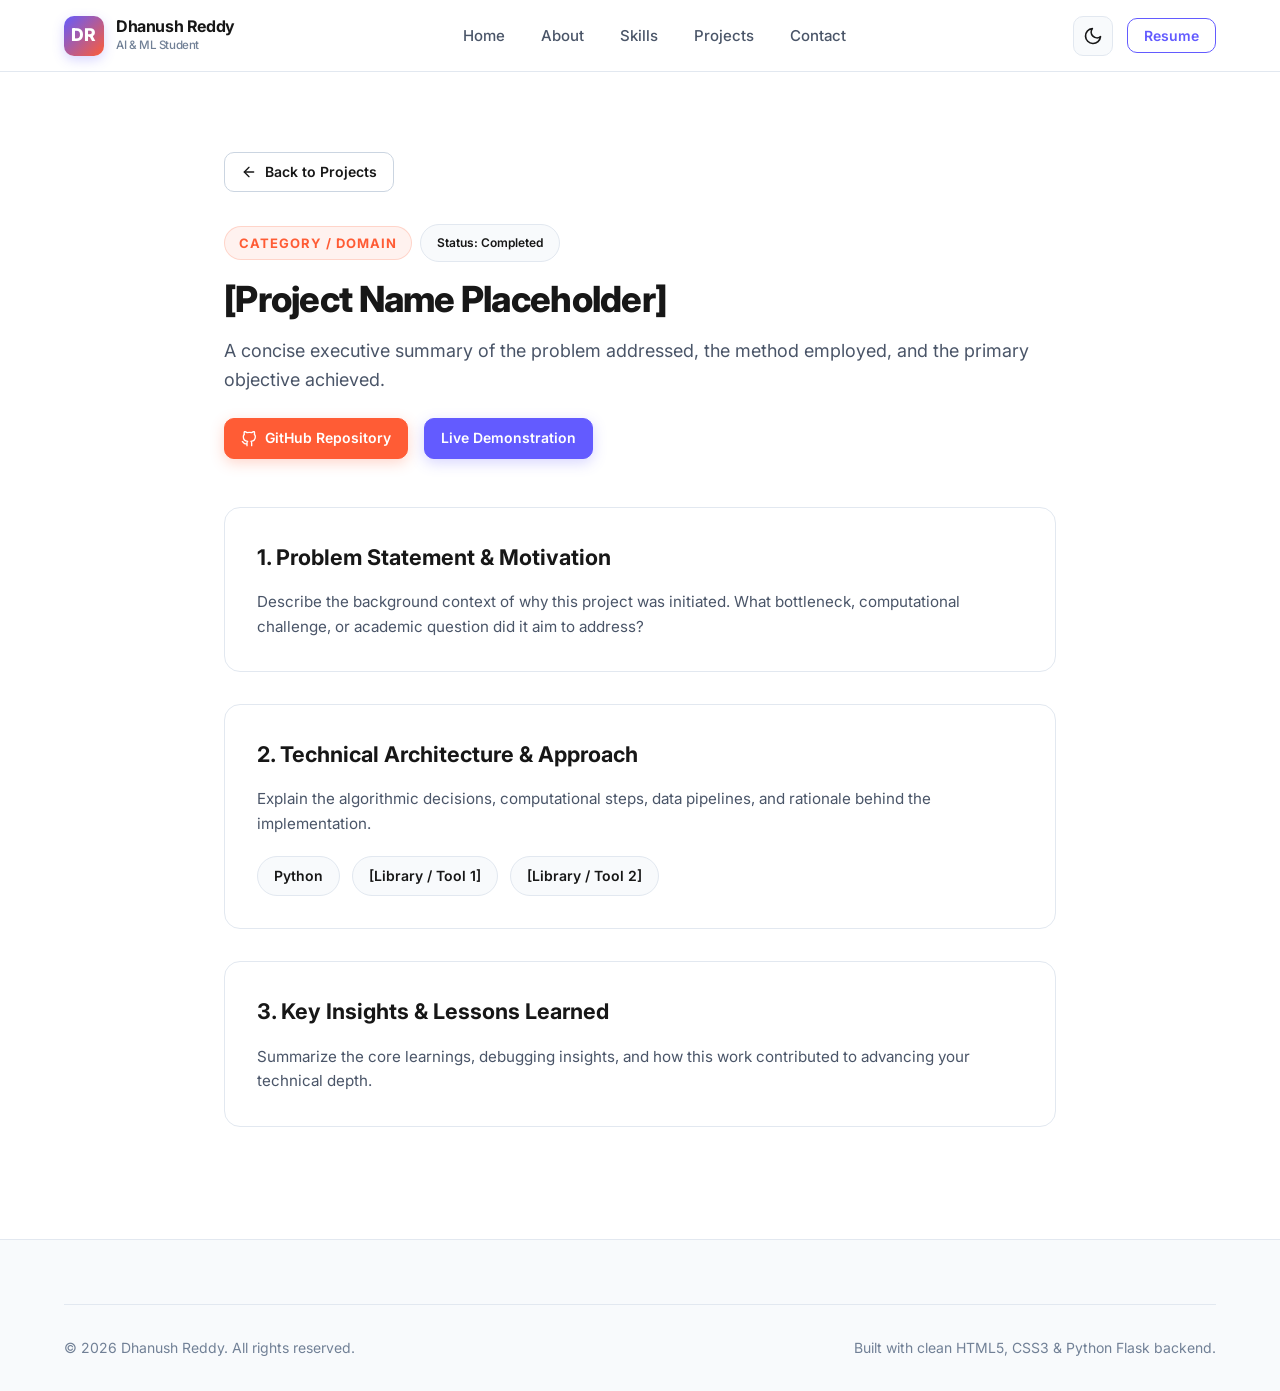
<file: project-details/project-template.html>
<!DOCTYPE html>
<html lang="en" data-theme="light">
<head>
  <meta charset="UTF-8">
  <meta name="viewport" content="width=device-width, initial-scale=1.0">
  <meta http-equiv="X-UA-Compatible" content="ie=edge">
  
  <!-- Replace with specific project title -->
  <title>Project Details Template | Dhanush Reddy</title>
  <meta name="description" content="Project case study and technical breakdown by Dhanush Reddy.">
  <meta name="author" content="Dhanush Reddy">
  
  <link rel="icon" type="image/svg+xml" href="../assets/images/favicon.svg">
  
  <link rel="preconnect" href="https://fonts.googleapis.com">
  <link rel="preconnect" href="https://fonts.gstatic.com" crossorigin>
  <link href="https://fonts.googleapis.com/css2?family=Inter:wght@400;500;600;700;800;900&family=JetBrains+Mono:wght@400;600&display=swap" rel="stylesheet">
  
  <link rel="stylesheet" href="../css/themes.css">
  <link rel="stylesheet" href="../css/style.css">
  <link rel="stylesheet" href="../css/responsive.css">
</head>
<body>
  <a href="#main-content" class="skip-link">Skip to main content</a>
  <div id="scroll-progress" aria-hidden="true"></div>

  <!-- Navigation Bar -->
  <header class="navbar" role="banner">
    <div class="container nav-container">
      <a href="../index.html" class="brand-logo" aria-label="Dhanush Reddy Homepage">
        <div class="brand-monogram">DR</div>
        <div class="brand-text">
          <span class="brand-name">Dhanush Reddy</span>
          <span class="brand-role">AI & ML Student</span>
        </div>
      </a>

      <nav class="nav-menu" role="navigation" aria-label="Main Navigation">
        <a href="../index.html" class="nav-link">Home</a>
        <a href="../about.html" class="nav-link">About</a>
        <a href="../skills.html" class="nav-link">Skills</a>
        <a href="../projects.html" class="nav-link active">Projects</a>
        <a href="../contact.html" class="nav-link">Contact</a>
      </nav>

      <div class="nav-actions">
        <button type="button" class="theme-toggle-btn" aria-label="Toggle theme mode" title="Switch Theme"></button>
        <button type="button" class="btn btn-outline-purple btn-sm btn-resume-trigger">Resume</button>
        <button type="button" class="mobile-toggle" aria-expanded="false" aria-label="Open navigation menu">
          <span></span><span></span><span></span>
        </button>
      </div>
    </div>
  </header>

  <main id="main-content">
    <section class="section">
      <div class="container" style="max-width: 880px;">
        
        <!-- Back Link -->
        <div style="margin-bottom: 2rem;">
          <a href="../projects.html" class="btn btn-outline btn-sm" style="display: inline-flex; align-items: center; gap: 0.5rem;">
            <svg xmlns="http://www.w3.org/2000/svg" width="16" height="16" viewBox="0 0 24 24" fill="none" stroke="currentColor" stroke-width="2" stroke-linecap="round" stroke-linejoin="round" aria-hidden="true"><line x1="19" y1="12" x2="5" y2="12"></line><polyline points="12 19 5 12 12 5"></polyline></svg>
            <span>Back to Projects</span>
          </a>
        </div>

        <!-- Project Header -->
        <div class="reveal" style="margin-bottom: 3rem;">
          <div style="display: flex; gap: 0.5rem; align-items: center; margin-bottom: 1rem;">
            <span class="section-tag" style="margin-bottom: 0;">Category / Domain</span>
            <span class="interest-tag" style="font-size: 0.75rem;">Status: Completed</span>
          </div>
          <h1 class="section-title" style="margin-bottom: 1rem;">[Project Name Placeholder]</h1>
          <p class="section-description">
            A concise executive summary of the problem addressed, the method employed, and the primary objective achieved.
          </p>

          <div style="display: flex; gap: 1rem; margin-top: 1.5rem; flex-wrap: wrap;">
            <a href="https://github.com/Dhanush-1-blip" target="_blank" rel="noopener noreferrer" class="btn btn-primary btn-sm">
              <svg xmlns="http://www.w3.org/2000/svg" width="16" height="16" viewBox="0 0 24 24" fill="none" stroke="currentColor" stroke-width="2" stroke-linecap="round" stroke-linejoin="round" aria-hidden="true"><path d="M9 19c-5 1.5-5-2.5-7-3m14 6v-3.87a3.37 3.37 0 0 0-.94-2.61c3.14-.35 6.44-1.54 6.44-7A5.44 5.44 0 0 0 20 4.77 5.07 5.07 0 0 0 19.91 1S18.73.65 16 2.48a13.38 13.38 0 0 0-7 0C6.27.65 5.09 1 5.09 1A5.07 5.07 0 0 0 5 4.77a5.44 5.44 0 0 0-1.5 3.78c0 5.42 3.3 6.61 6.44 7A3.37 3.37 0 0 0 9 18.13V22"></path></svg>
              <span>GitHub Repository</span>
            </a>
            <a href="#" class="btn btn-secondary btn-sm">Live Demonstration</a>
          </div>
        </div>

        <!-- Project Details Body -->
        <div class="card reveal" style="margin-bottom: 2rem;">
          <h2 style="font-size: 1.35rem; font-weight: 700; margin-bottom: 1rem;">1. Problem Statement & Motivation</h2>
          <p class="card-description">
            Describe the background context of why this project was initiated. What bottleneck, computational challenge, or academic question did it aim to address?
          </p>
        </div>

        <div class="card reveal" style="margin-bottom: 2rem;">
          <h2 style="font-size: 1.35rem; font-weight: 700; margin-bottom: 1rem;">2. Technical Architecture & Approach</h2>
          <p class="card-description">
            Explain the algorithmic decisions, computational steps, data pipelines, and rationale behind the implementation.
          </p>
          <div class="interest-tag-list" style="margin-top: 1.25rem;">
            <span class="interest-tag">Python</span>
            <span class="interest-tag">[Library / Tool 1]</span>
            <span class="interest-tag">[Library / Tool 2]</span>
          </div>
        </div>

        <div class="card reveal" style="margin-bottom: 2rem;">
          <h2 style="font-size: 1.35rem; font-weight: 700; margin-bottom: 1rem;">3. Key Insights & Lessons Learned</h2>
          <p class="card-description">
            Summarize the core learnings, debugging insights, and how this work contributed to advancing your technical depth.
          </p>
        </div>

      </div>
    </section>
  </main>

  <!-- Resume Modal Dialog -->
  <div id="resume-modal" class="modal-backdrop" role="dialog" aria-modal="true" aria-labelledby="resume-modal-title" aria-hidden="true">
    <div class="modal-dialog">
      <button type="button" id="resume-modal-close" class="modal-close-btn" aria-label="Close modal dialog">
        <svg xmlns="http://www.w3.org/2000/svg" width="22" height="22" viewBox="0 0 24 24" fill="none" stroke="currentColor" stroke-width="2" stroke-linecap="round" stroke-linejoin="round" aria-hidden="true"><line x1="18" y1="6" x2="6" y2="18"></line><line x1="6" y1="6" x2="18" y2="18"></line></svg>
      </button>
      <div style="width: 56px; height: 56px; border-radius: 50%; background: var(--color-purple-subtle); color: var(--color-purple); display: flex; align-items: center; justify-content: center; margin: 0 auto 1.25rem;">
        <svg xmlns="http://www.w3.org/2000/svg" width="28" height="28" viewBox="0 0 24 24" fill="none" stroke="currentColor" stroke-width="2" stroke-linecap="round" stroke-linejoin="round" aria-hidden="true"><path d="M14 2H6a2 2 0 0 0-2 2v16a2 2 0 0 0 2 2h12a2 2 0 0 0 2-2V8z"></path><polyline points="14 2 14 8 20 8"></polyline><line x1="16" y1="13" x2="8" y2="13"></line><line x1="16" y1="17" x2="8" y2="17"></line><polyline points="10 9 9 9 8 9"></polyline></svg>
      </div>
      <h3 id="resume-modal-title" style="font-size: 1.35rem; font-weight: 700; color: var(--text-primary); margin-bottom: 0.5rem;">Resume Coming Soon</h3>
      <p style="font-size: 0.95rem; color: var(--text-secondary); line-height: 1.6; margin-bottom: 1.5rem;">
        Dhanush's professional resume is currently being finalized with 2nd-year coursework, problem-solving achievements, and upcoming AI projects.
      </p>
      <div style="display: flex; gap: 0.75rem; justify-content: center;">
        <a href="../contact.html" class="btn btn-primary btn-sm">Contact Dhanush</a>
        <a href="https://www.linkedin.com/in/dhanush-reddy-333961446?trk=contact-info" target="_blank" rel="noopener noreferrer" class="btn btn-outline btn-sm">LinkedIn</a>
      </div>
    </div>
  </div>

  <footer class="footer" role="contentinfo">
    <div class="container">
      <div class="footer-bottom">
        <p>&copy; <span class="dynamic-year">2026</span> Dhanush Reddy. All rights reserved.</p>
        <p>Built with clean HTML5, CSS3 & Python Flask backend.</p>
      </div>
    </div>
  </footer>

  <script src="../js/config.js"></script>
  <script src="../js/theme.js"></script>
  <script src="../js/navigation.js"></script>
  <script src="../js/animations.js"></script>
  <script src="../js/main.js"></script>
</body>
</html>
</file>
<file: css/themes.css>
/* ==========================================================================
   THEMES & DESIGN SYSTEM - DHANUSH REDDY PORTFOLIO
   Brand Colors: Coral (#FF5C35), Electric Purple (#635BFF), White (#FFFFFF), Charcoal (#171717)
   ========================================================================== */

:root {
  /* Brand Core Colors */
  --color-coral: #FF5C35;
  --color-coral-hover: #E04B26;
  --color-coral-subtle: rgba(255, 92, 53, 0.08);
  --color-coral-glow: rgba(255, 92, 53, 0.25);

  --color-purple: #635BFF;
  --color-purple-hover: #4F46E5;
  --color-purple-subtle: rgba(99, 91, 255, 0.08);
  --color-purple-glow: rgba(99, 91, 255, 0.25);

  /* Light Theme Palette (Default) */
  --bg-primary: #FFFFFF;
  --bg-secondary: #F8FAFC;
  --bg-tertiary: #F1F5F9;
  --bg-card: #FFFFFF;
  --bg-card-hover: #FAFAFA;
  --bg-glass: rgba(255, 255, 255, 0.85);
  --bg-overlay: rgba(23, 23, 23, 0.4);

  --text-primary: #171717;        /* Charcoal */
  --text-secondary: #4A5568;      /* Deep Neutral */
  --text-tertiary: #718096;       /* Muted Neutral */
  --text-inverse: #FFFFFF;

  --border-subtle: #E2E8F0;
  --border-medium: #CBD5E1;
  --border-focus: #635BFF;

  --shadow-sm: 0 1px 3px rgba(0, 0, 0, 0.06), 0 1px 2px rgba(0, 0, 0, 0.04);
  --shadow-md: 0 4px 6px -1px rgba(0, 0, 0, 0.07), 0 2px 4px -1px rgba(0, 0, 0, 0.04);
  --shadow-lg: 0 10px 25px -3px rgba(0, 0, 0, 0.08), 0 4px 6px -2px rgba(0, 0, 0, 0.03);
  --shadow-xl: 0 20px 30px -5px rgba(0, 0, 0, 0.1), 0 10px 10px -5px rgba(0, 0, 0, 0.04);
  --shadow-glow: 0 0 20px rgba(99, 91, 255, 0.15);

  /* Typography */
  --font-sans: 'Inter', system-ui, -apple-system, BlinkMacSystemFont, 'Segoe UI', Roboto, Oxygen, Ubuntu, Cantarell, sans-serif;
  --font-mono: 'JetBrains Mono', 'Fira Code', 'Courier New', monospace;

  /* Sizing & Spacing */
  --header-height: 72px;
  --container-max-width: 1200px;
  --radius-sm: 6px;
  --radius-md: 10px;
  --radius-lg: 16px;
  --radius-full: 9999px;

  /* Animation Speeds */
  --transition-fast: 150ms cubic-bezier(0.4, 0, 0.2, 1);
  --transition-normal: 250ms cubic-bezier(0.4, 0, 0.2, 1);
  --transition-slow: 400ms cubic-bezier(0.4, 0, 0.2, 1);
}

/* ==========================================================================
   Dark Theme (Activated via data-theme="dark" on <html> or <body>)
   ========================================================================== */

[data-theme="dark"] {
  --bg-primary: #0C0D12;
  --bg-secondary: #13141B;
  --bg-tertiary: #1B1D26;
  --bg-card: #14161F;
  --bg-card-hover: #1A1D28;
  --bg-glass: rgba(12, 13, 18, 0.85);
  --bg-overlay: rgba(0, 0, 0, 0.7);

  --text-primary: #F8FAFC;
  --text-secondary: #94A3B8;
  --text-tertiary: #64748B;
  --text-inverse: #171717;

  --border-subtle: #232634;
  --border-medium: #33384A;
  --border-focus: #818CF8;

  --color-coral: #FF6E4A;
  --color-coral-hover: #FF8566;
  --color-coral-subtle: rgba(255, 110, 74, 0.12);
  --color-coral-glow: rgba(255, 110, 74, 0.3);

  --color-purple: #7C75FF;
  --color-purple-hover: #948EFF;
  --color-purple-subtle: rgba(124, 117, 255, 0.12);
  --color-purple-glow: rgba(124, 117, 255, 0.3);

  --shadow-sm: 0 1px 3px rgba(0, 0, 0, 0.3);
  --shadow-md: 0 4px 6px -1px rgba(0, 0, 0, 0.4);
  --shadow-lg: 0 10px 25px -3px rgba(0, 0, 0, 0.5);
  --shadow-xl: 0 20px 30px -5px rgba(0, 0, 0, 0.6);
  --shadow-glow: 0 0 25px rgba(124, 117, 255, 0.25);
}
</file>
<file: css/style.css>
/* ==========================================================================
   MAIN STYLESHEET - DHANUSH REDDY PORTFOLIO
   ========================================================================== */

/* --------------------------------------------------------------------------
   Reset & Base Styles
   -------------------------------------------------------------------------- */
*, *::before, *::after {
  box-sizing: border-box;
  margin: 0;
  padding: 0;
}

html {
  font-size: 16px;
  scroll-behavior: smooth;
  -webkit-text-size-adjust: 100%;
}

body {
  font-family: var(--font-sans);
  background-color: var(--bg-primary);
  color: var(--text-primary);
  line-height: 1.6;
  min-height: 100vh;
  display: flex;
  flex-direction: column;
  transition: background-color var(--transition-normal), color var(--transition-normal);
  overflow-x: hidden;
  position: relative;
}

/* Accessible Skip Link */
.skip-link {
  position: absolute;
  top: -100px;
  left: 1rem;
  background: var(--color-purple);
  color: #FFFFFF;
  padding: 0.75rem 1.25rem;
  z-index: 9999;
  border-radius: var(--radius-sm);
  font-weight: 600;
  text-decoration: none;
  transition: top var(--transition-fast);
}

.skip-link:focus {
  top: 1rem;
  outline: 3px solid var(--color-coral);
}

/* Focus styles for keyboard navigation */
:focus-visible {
  outline: 2px solid var(--border-focus);
  outline-offset: 3px;
}

img, svg {
  display: block;
  max-width: 100%;
}

a {
  color: inherit;
  text-decoration: none;
  transition: color var(--transition-fast);
}

button {
  font-family: inherit;
  cursor: pointer;
  border: none;
  background: none;
}

ul, ol {
  list-style: none;
}

/* --------------------------------------------------------------------------
   Scroll Progress Indicator
   -------------------------------------------------------------------------- */
#scroll-progress {
  position: fixed;
  top: 0;
  left: 0;
  height: 3px;
  width: 0%;
  background: linear-gradient(90deg, var(--color-purple), var(--color-coral));
  z-index: 1001;
  transition: width 0.1s ease-out;
}

/* --------------------------------------------------------------------------
   Typography & Shared Utilities
   -------------------------------------------------------------------------- */
.container {
  width: 100%;
  max-width: var(--container-max-width);
  margin-left: auto;
  margin-right: auto;
  padding-left: 1.5rem;
  padding-right: 1.5rem;
}

.section {
  padding: 5rem 0;
  position: relative;
}

.section-header {
  text-align: center;
  max-width: 680px;
  margin: 0 auto 3.5rem;
}

.section-tag {
  display: inline-flex;
  align-items: center;
  gap: 0.5rem;
  font-size: 0.8125rem;
  font-weight: 700;
  letter-spacing: 0.08em;
  text-transform: uppercase;
  color: var(--color-coral);
  background-color: var(--color-coral-subtle);
  padding: 0.35rem 0.85rem;
  border-radius: var(--radius-full);
  margin-bottom: 1rem;
  border: 1px solid rgba(255, 92, 53, 0.2);
}

.section-title {
  font-size: 2.25rem;
  font-weight: 800;
  line-height: 1.2;
  color: var(--text-primary);
  margin-bottom: 1rem;
  letter-spacing: -0.02em;
}

.section-description {
  font-size: 1.125rem;
  color: var(--text-secondary);
}

.text-gradient-coral {
  color: var(--color-coral);
}

.text-gradient-purple {
  color: var(--color-purple);
}

/* --------------------------------------------------------------------------
   Navigation Bar
   -------------------------------------------------------------------------- */
.navbar {
  position: sticky;
  top: 0;
  width: 100%;
  height: var(--header-height);
  background-color: var(--bg-glass);
  backdrop-filter: blur(12px);
  -webkit-backdrop-filter: blur(12px);
  border-bottom: 1px solid var(--border-subtle);
  z-index: 1000;
  transition: background-color var(--transition-normal), border-color var(--transition-normal), box-shadow var(--transition-normal);
}

.navbar.scrolled {
  box-shadow: var(--shadow-sm);
}

.nav-container {
  display: flex;
  align-items: center;
  justify-content: space-between;
  height: 100%;
}

/* Brand Monogram Logo */
.brand-logo {
  display: flex;
  align-items: center;
  gap: 0.75rem;
  font-weight: 700;
  font-size: 1.25rem;
  letter-spacing: -0.02em;
  color: var(--text-primary);
}

.brand-monogram {
  width: 40px;
  height: 40px;
  border-radius: var(--radius-md);
  background: linear-gradient(135deg, var(--color-purple), var(--color-coral));
  color: #FFFFFF;
  display: flex;
  align-items: center;
  justify-content: center;
  font-weight: 800;
  font-size: 1.1rem;
  letter-spacing: 0.05em;
  box-shadow: 0 4px 12px rgba(99, 91, 255, 0.25);
  transition: transform var(--transition-fast);
}

.brand-logo:hover .brand-monogram {
  transform: scale(1.05);
}

.brand-text {
  display: flex;
  flex-direction: column;
}

.brand-name {
  font-size: 1rem;
  font-weight: 700;
  line-height: 1.2;
}

.brand-role {
  font-size: 0.725rem;
  color: var(--text-tertiary);
  font-weight: 500;
}

/* Nav Links */
.nav-menu {
  display: flex;
  align-items: center;
  gap: 1.75rem;
}

.nav-link {
  font-size: 0.9375rem;
  font-weight: 500;
  color: var(--text-secondary);
  padding: 0.5rem 0.25rem;
  position: relative;
  transition: color var(--transition-fast);
}

.nav-link:hover {
  color: var(--color-coral);
}

.nav-link.active {
  color: var(--color-purple);
  font-weight: 600;
}

.nav-link.active::after {
  content: '';
  position: absolute;
  bottom: 0;
  left: 0;
  width: 100%;
  height: 2px;
  background: var(--color-purple);
  border-radius: var(--radius-full);
}

/* Nav Actions (Theme toggle + Resume CTA) */
.nav-actions {
  display: flex;
  align-items: center;
  gap: 0.85rem;
}

.theme-toggle-btn {
  width: 40px;
  height: 40px;
  border-radius: var(--radius-md);
  border: 1px solid var(--border-subtle);
  background-color: var(--bg-secondary);
  color: var(--text-primary);
  display: flex;
  align-items: center;
  justify-content: center;
  transition: background-color var(--transition-fast), border-color var(--transition-fast), transform var(--transition-fast);
}

.theme-toggle-btn:hover {
  background-color: var(--bg-tertiary);
  border-color: var(--border-medium);
  transform: translateY(-1px);
}

.theme-toggle-btn svg {
  width: 20px;
  height: 20px;
  transition: transform var(--transition-normal);
}

/* Mobile Toggle Hamburger */
.mobile-toggle {
  display: none;
  flex-direction: column;
  justify-content: center;
  align-items: center;
  gap: 5px;
  width: 42px;
  height: 42px;
  border-radius: var(--radius-md);
  border: 1px solid var(--border-subtle);
  background-color: var(--bg-secondary);
  color: var(--text-primary);
}

.mobile-toggle span {
  display: block;
  width: 22px;
  height: 2px;
  background-color: currentColor;
  border-radius: 2px;
  transition: transform var(--transition-fast), opacity var(--transition-fast);
}

.mobile-toggle[aria-expanded="true"] span:nth-child(1) {
  transform: translateY(7px) rotate(45deg);
}
.mobile-toggle[aria-expanded="true"] span:nth-child(2) {
  opacity: 0;
}
.mobile-toggle[aria-expanded="true"] span:nth-child(3) {
  transform: translateY(-7px) rotate(-45deg);
}

/* --------------------------------------------------------------------------
   Buttons & Action Components
   -------------------------------------------------------------------------- */
.btn {
  display: inline-flex;
  align-items: center;
  justify-content: center;
  gap: 0.5rem;
  padding: 0.75rem 1.5rem;
  font-size: 0.9375rem;
  font-weight: 600;
  border-radius: var(--radius-md);
  transition: all var(--transition-fast);
  cursor: pointer;
  text-align: center;
  white-space: nowrap;
}

.btn-primary {
  background-color: var(--color-coral);
  color: #FFFFFF;
  border: 1px solid var(--color-coral);
  box-shadow: 0 4px 14px rgba(255, 92, 53, 0.25);
}

.btn-primary:hover {
  background-color: var(--color-coral-hover);
  border-color: var(--color-coral-hover);
  box-shadow: 0 6px 20px rgba(255, 92, 53, 0.35);
  transform: translateY(-1px);
  color: #FFFFFF;
}

.btn-secondary {
  background-color: var(--color-purple);
  color: #FFFFFF;
  border: 1px solid var(--color-purple);
  box-shadow: 0 4px 14px rgba(99, 91, 255, 0.25);
}

.btn-secondary:hover {
  background-color: var(--color-purple-hover);
  border-color: var(--color-purple-hover);
  box-shadow: 0 6px 20px rgba(99, 91, 255, 0.35);
  transform: translateY(-1px);
  color: #FFFFFF;
}

.btn-outline {
  background-color: transparent;
  color: var(--text-primary);
  border: 1px solid var(--border-medium);
}

.btn-outline:hover {
  background-color: var(--bg-secondary);
  border-color: var(--text-primary);
  transform: translateY(-1px);
}

.btn-outline-purple {
  background-color: transparent;
  color: var(--color-purple);
  border: 1px solid var(--color-purple);
}

.btn-outline-purple:hover {
  background-color: var(--color-purple-subtle);
  transform: translateY(-1px);
}

.btn-sm {
  padding: 0.5rem 1rem;
  font-size: 0.875rem;
}

.btn-icon-only {
  width: 44px;
  height: 44px;
  padding: 0;
  border-radius: var(--radius-md);
}

/* --------------------------------------------------------------------------
   Hero Section
   -------------------------------------------------------------------------- */
.hero-section {
  position: relative;
  padding: 6.5rem 0 5rem;
  overflow: hidden;
  background: radial-gradient(circle at 10% 20%, var(--color-purple-subtle) 0%, transparent 40%),
              radial-gradient(circle at 90% 80%, var(--color-coral-subtle) 0%, transparent 40%);
}

#ai-canvas {
  position: absolute;
  top: 0;
  left: 0;
  width: 100%;
  height: 100%;
  pointer-events: none;
  opacity: 0.45;
  z-index: 1;
}

.hero-grid {
  position: relative;
  z-index: 2;
  display: grid;
  grid-template-columns: 1.15fr 0.85fr;
  align-items: center;
  gap: 3.5rem;
}

.hero-content {
  display: flex;
  flex-direction: column;
  align-items: flex-start;
}

.hero-status-badge {
  display: inline-flex;
  align-items: center;
  gap: 0.5rem;
  padding: 0.4rem 0.9rem;
  background-color: var(--bg-card);
  border: 1px solid var(--border-subtle);
  border-radius: var(--radius-full);
  font-size: 0.8125rem;
  font-weight: 600;
  color: var(--text-secondary);
  box-shadow: var(--shadow-sm);
  margin-bottom: 1.5rem;
}

.status-dot {
  width: 8px;
  height: 8px;
  border-radius: 50%;
  background-color: #10B981;
  box-shadow: 0 0 0 3px rgba(16, 185, 129, 0.2);
  animation: pulseDot 2s infinite;
}

@keyframes pulseDot {
  0% { box-shadow: 0 0 0 0 rgba(16, 185, 129, 0.4); }
  70% { box-shadow: 0 0 0 6px rgba(16, 185, 129, 0); }
  100% { box-shadow: 0 0 0 0 rgba(16, 185, 129, 0); }
}

.hero-title {
  font-size: 3.25rem;
  font-weight: 800;
  line-height: 1.12;
  letter-spacing: -0.03em;
  margin-bottom: 0.75rem;
  color: var(--text-primary);
}

.hero-headline {
  font-size: 1.5rem;
  font-weight: 700;
  color: var(--color-purple);
  margin-bottom: 1.25rem;
  letter-spacing: -0.01em;
}

.hero-description {
  font-size: 1.125rem;
  line-height: 1.7;
  color: var(--text-secondary);
  margin-bottom: 2rem;
  max-width: 580px;
}

.hero-actions {
  display: flex;
  align-items: center;
  gap: 1rem;
  flex-wrap: wrap;
  margin-bottom: 2.25rem;
}

.hero-quick-meta {
  display: flex;
  align-items: center;
  gap: 1.5rem;
  padding-top: 1.5rem;
  border-top: 1px solid var(--border-subtle);
  width: 100%;
}

.meta-item {
  display: flex;
  flex-direction: column;
}

.meta-label {
  font-size: 0.75rem;
  text-transform: uppercase;
  letter-spacing: 0.05em;
  color: var(--text-tertiary);
  font-weight: 600;
}

.meta-value {
  font-size: 0.9375rem;
  font-weight: 700;
  color: var(--text-primary);
}

/* Hero Avatar Showcase */
.hero-visual {
  display: flex;
  justify-content: center;
  align-items: center;
  position: relative;
}

.avatar-container {
  position: relative;
  width: 290px;
  height: 290px;
  display: flex;
  align-items: center;
  justify-content: center;
}

.avatar-orbit {
  position: absolute;
  top: 0;
  left: 0;
  width: 100%;
  height: 100%;
  border-radius: 50%;
  border: 1px dashed var(--color-purple-glow);
  animation: rotateOrbit 25s linear infinite;
}

.avatar-orbit-node {
  position: absolute;
  top: -6px;
  left: 50%;
  transform: translateX(-50%);
  width: 12px;
  height: 12px;
  border-radius: 50%;
  background: var(--color-coral);
  box-shadow: 0 0 10px var(--color-coral);
}

@keyframes rotateOrbit {
  from { transform: rotate(0deg); }
  to { transform: rotate(360deg); }
}

.avatar-card {
  width: 230px;
  height: 230px;
  border-radius: 50%;
  background: linear-gradient(135deg, var(--bg-card) 30%, var(--bg-secondary) 100%);
  border: 2px solid var(--border-subtle);
  display: flex;
  flex-direction: column;
  align-items: center;
  justify-content: center;
  box-shadow: var(--shadow-xl), var(--shadow-glow);
  position: relative;
  z-index: 2;
  transition: transform var(--transition-normal);
}

.avatar-card:hover {
  transform: scale(1.02);
}

.avatar-monogram {
  font-size: 4.75rem;
  font-weight: 900;
  letter-spacing: 0.02em;
  background: linear-gradient(135deg, var(--color-purple), var(--color-coral));
  -webkit-background-clip: text;
  -webkit-text-fill-color: transparent;
  line-height: 1;
  user-select: none;
}

.avatar-caption {
  margin-top: 0.5rem;
  font-size: 0.775rem;
  font-weight: 700;
  letter-spacing: 0.08em;
  text-transform: uppercase;
  color: var(--text-tertiary);
}

/* Floating Badges around Avatar */
.floating-badge {
  position: absolute;
  background: var(--bg-card);
  padding: 0.5rem 0.85rem;
  border-radius: var(--radius-md);
  border: 1px solid var(--border-subtle);
  box-shadow: var(--shadow-md);
  display: flex;
  align-items: center;
  gap: 0.5rem;
  font-size: 0.8125rem;
  font-weight: 600;
  color: var(--text-primary);
  z-index: 3;
  animation: floatUpDown 4s ease-in-out infinite;
}

.floating-badge-1 {
  top: 15px;
  right: -15px;
  animation-delay: 0s;
}

.floating-badge-2 {
  bottom: 25px;
  left: -20px;
  animation-delay: 2s;
}

@keyframes floatUpDown {
  0%, 100% { transform: translateY(0); }
  50% { transform: translateY(-8px); }
}

/* --------------------------------------------------------------------------
   Cards & Layouts
   -------------------------------------------------------------------------- */
.card-grid-2 {
  display: grid;
  grid-template-columns: repeat(2, 1fr);
  gap: 1.75rem;
}

.card-grid-3 {
  display: grid;
  grid-template-columns: repeat(3, 1fr);
  gap: 1.75rem;
}

.card {
  background-color: var(--bg-card);
  border: 1px solid var(--border-subtle);
  border-radius: var(--radius-lg);
  padding: 2rem;
  transition: transform var(--transition-normal), box-shadow var(--transition-normal), border-color var(--transition-normal);
  position: relative;
  overflow: hidden;
}

.card:hover {
  transform: translateY(-4px);
  box-shadow: var(--shadow-lg);
  border-color: var(--border-medium);
}

.card-icon {
  width: 52px;
  height: 52px;
  border-radius: var(--radius-md);
  display: flex;
  align-items: center;
  justify-content: center;
  margin-bottom: 1.25rem;
  background-color: var(--bg-secondary);
  border: 1px solid var(--border-subtle);
  color: var(--color-purple);
  transition: transform var(--transition-fast), background-color var(--transition-fast);
}

.card:hover .card-icon {
  transform: scale(1.08);
}

.card-icon.coral-accent {
  color: var(--color-coral);
  background-color: var(--color-coral-subtle);
  border-color: rgba(255, 92, 53, 0.2);
}

.card-icon.purple-accent {
  color: var(--color-purple);
  background-color: var(--color-purple-subtle);
  border-color: rgba(99, 91, 255, 0.2);
}

.card-title {
  font-size: 1.25rem;
  font-weight: 700;
  margin-bottom: 0.75rem;
  color: var(--text-primary);
}

.card-description {
  font-size: 0.95rem;
  color: var(--text-secondary);
  line-height: 1.6;
}

/* --------------------------------------------------------------------------
   Skills Architecture
   -------------------------------------------------------------------------- */
.skills-block {
  margin-bottom: 3.5rem;
}

.skills-block-title {
  font-size: 1.25rem;
  font-weight: 700;
  color: var(--text-primary);
  margin-bottom: 1.25rem;
  display: flex;
  align-items: center;
  gap: 0.65rem;
}

.skill-verified-card {
  background: var(--bg-card);
  border: 1px solid var(--border-subtle);
  border-left: 4px solid var(--color-purple);
  border-radius: var(--radius-lg);
  padding: 2.25rem;
  box-shadow: var(--shadow-md);
  display: grid;
  grid-template-columns: auto 1fr;
  gap: 2rem;
  align-items: center;
}

.skill-logo-wrap {
  width: 76px;
  height: 76px;
  border-radius: var(--radius-md);
  background: linear-gradient(135deg, rgba(99, 91, 255, 0.1), rgba(255, 92, 53, 0.1));
  display: flex;
  align-items: center;
  justify-content: center;
  border: 1px solid var(--border-subtle);
}

.skill-logo-wrap svg {
  width: 44px;
  height: 44px;
}

.skill-badge-verified {
  display: inline-flex;
  align-items: center;
  gap: 0.35rem;
  font-size: 0.75rem;
  font-weight: 700;
  text-transform: uppercase;
  letter-spacing: 0.05em;
  padding: 0.25rem 0.6rem;
  border-radius: var(--radius-full);
  background-color: rgba(16, 185, 129, 0.12);
  color: #10B981;
  border: 1px solid rgba(16, 185, 129, 0.25);
  margin-left: 0.75rem;
}

.interest-tag-list {
  display: flex;
  flex-wrap: wrap;
  gap: 0.75rem;
  margin-top: 1rem;
}

.interest-tag {
  display: inline-flex;
  align-items: center;
  gap: 0.45rem;
  padding: 0.5rem 1rem;
  border-radius: var(--radius-full);
  background-color: var(--bg-secondary);
  border: 1px solid var(--border-subtle);
  color: var(--text-primary);
  font-size: 0.875rem;
  font-weight: 600;
  transition: all var(--transition-fast);
}

.interest-tag:hover {
  border-color: var(--color-purple);
  background-color: var(--color-purple-subtle);
  color: var(--color-purple);
  transform: translateY(-2px);
}

/* --------------------------------------------------------------------------
   Empty State & Project Showcase
   -------------------------------------------------------------------------- */
.empty-state-box {
  background: var(--bg-card);
  border: 1px dashed var(--border-medium);
  border-radius: var(--radius-lg);
  padding: 3.5rem 2rem;
  text-align: center;
  max-width: 720px;
  margin: 0 auto;
  box-shadow: var(--shadow-sm);
}

.empty-state-icon {
  width: 72px;
  height: 72px;
  border-radius: 50%;
  background-color: var(--color-purple-subtle);
  color: var(--color-purple);
  display: flex;
  align-items: center;
  justify-content: center;
  margin: 0 auto 1.5rem;
  border: 1px solid rgba(99, 91, 255, 0.2);
}

.empty-state-title {
  font-size: 1.5rem;
  font-weight: 700;
  color: var(--text-primary);
  margin-bottom: 0.75rem;
}

.empty-state-text {
  font-size: 1.05rem;
  color: var(--text-secondary);
  max-width: 560px;
  margin: 0 auto 2rem;
  line-height: 1.6;
}

.roadmap-steps {
  display: grid;
  grid-template-columns: repeat(3, 1fr);
  gap: 1.25rem;
  margin-top: 2.5rem;
  text-align: left;
}

.roadmap-card {
  background: var(--bg-secondary);
  padding: 1.25rem;
  border-radius: var(--radius-md);
  border: 1px solid var(--border-subtle);
}

.roadmap-step-num {
  font-size: 0.75rem;
  font-weight: 800;
  color: var(--color-coral);
  letter-spacing: 0.05em;
  text-transform: uppercase;
  margin-bottom: 0.35rem;
}

.roadmap-card h4 {
  font-size: 0.95rem;
  font-weight: 700;
  color: var(--text-primary);
  margin-bottom: 0.25rem;
}

.roadmap-card p {
  font-size: 0.8125rem;
  color: var(--text-tertiary);
  line-height: 1.45;
}

/* --------------------------------------------------------------------------
   Contact Page & Form Components
   -------------------------------------------------------------------------- */
.contact-layout {
  display: grid;
  grid-template-columns: 1fr 1.35fr;
  gap: 3rem;
  align-items: flex-start;
}

.contact-info-panel {
  display: flex;
  flex-direction: column;
  gap: 1.5rem;
}

.contact-card-link {
  display: flex;
  align-items: center;
  gap: 1.25rem;
  padding: 1.25rem;
  background-color: var(--bg-card);
  border: 1px solid var(--border-subtle);
  border-radius: var(--radius-md);
  transition: all var(--transition-fast);
}

.contact-card-link:hover {
  transform: translateY(-2px);
  border-color: var(--color-purple);
  box-shadow: var(--shadow-md);
}

.contact-icon-box {
  width: 48px;
  height: 48px;
  border-radius: var(--radius-md);
  background-color: var(--color-purple-subtle);
  color: var(--color-purple);
  display: flex;
  align-items: center;
  justify-content: center;
  flex-shrink: 0;
}

.contact-icon-box.coral {
  background-color: var(--color-coral-subtle);
  color: var(--color-coral);
}

.contact-detail-text h4 {
  font-size: 0.8125rem;
  text-transform: uppercase;
  letter-spacing: 0.05em;
  color: var(--text-tertiary);
  font-weight: 600;
}

.contact-detail-text p {
  font-size: 1rem;
  font-weight: 600;
  color: var(--text-primary);
  word-break: break-all;
}

.contact-form-wrap {
  background-color: var(--bg-card);
  border: 1px solid var(--border-subtle);
  border-radius: var(--radius-lg);
  padding: 2.5rem;
  box-shadow: var(--shadow-md);
}

.form-group {
  margin-bottom: 1.5rem;
  position: relative;
}

.form-label {
  display: block;
  font-size: 0.875rem;
  font-weight: 600;
  color: var(--text-primary);
  margin-bottom: 0.5rem;
}

.form-label .required {
  color: var(--color-coral);
}

.form-control {
  width: 100%;
  padding: 0.875rem 1rem;
  font-size: 0.9375rem;
  font-family: inherit;
  color: var(--text-primary);
  background-color: var(--bg-secondary);
  border: 1px solid var(--border-subtle);
  border-radius: var(--radius-md);
  transition: border-color var(--transition-fast), box-shadow var(--transition-fast), background-color var(--transition-fast);
}

.form-control:focus {
  outline: none;
  border-color: var(--border-focus);
  box-shadow: 0 0 0 3px rgba(99, 91, 255, 0.15);
  background-color: var(--bg-primary);
}

.form-control.error {
  border-color: #EF4444;
  box-shadow: 0 0 0 3px rgba(239, 68, 68, 0.12);
}

textarea.form-control {
  resize: vertical;
  min-height: 140px;
}

.form-field-error {
  font-size: 0.8125rem;
  color: #EF4444;
  margin-top: 0.35rem;
  display: none;
}

.form-control.error + .form-field-error {
  display: block;
}

.form-char-count {
  font-size: 0.75rem;
  color: var(--text-tertiary);
  text-align: right;
  margin-top: 0.25rem;
}

/* Honeypot field (hidden from genuine users, filled by bots) */
.bot-catcher {
  display: none !important;
  visibility: hidden !important;
  opacity: 0 !important;
  position: absolute !important;
  left: -9999px !important;
}

/* Form Alert Status Box */
.form-status-alert {
  padding: 1rem 1.25rem;
  border-radius: var(--radius-md);
  margin-bottom: 1.5rem;
  font-size: 0.9375rem;
  display: none;
  align-items: flex-start;
  gap: 0.75rem;
  line-height: 1.5;
}

.form-status-alert.success {
  display: flex;
  background-color: rgba(16, 185, 129, 0.1);
  color: #065F46;
  border: 1px solid rgba(16, 185, 129, 0.3);
}

[data-theme="dark"] .form-status-alert.success {
  color: #34D399;
}

.form-status-alert.error {
  display: flex;
  background-color: rgba(239, 68, 68, 0.1);
  color: #991B1B;
  border: 1px solid rgba(239, 68, 68, 0.3);
}

[data-theme="dark"] .form-status-alert.error {
  color: #F87171;
}

.btn-loading-spinner {
  display: none;
  width: 18px;
  height: 18px;
  border: 2px solid rgba(255, 255, 255, 0.3);
  border-radius: 50%;
  border-top-color: #FFFFFF;
  animation: spin 0.8s linear infinite;
}

@keyframes spin {
  to { transform: rotate(360deg); }
}

.btn.is-submitting .btn-loading-spinner {
  display: inline-block;
}

.btn.is-submitting .btn-text {
  opacity: 0.8;
}

/* --------------------------------------------------------------------------
   Resume Modal / Notification Banner
   -------------------------------------------------------------------------- */
.modal-backdrop {
  position: fixed;
  top: 0;
  left: 0;
  width: 100%;
  height: 100%;
  background: var(--bg-overlay);
  backdrop-filter: blur(4px);
  display: none;
  align-items: center;
  justify-content: center;
  z-index: 2000;
  padding: 1.5rem;
}

.modal-backdrop.is-open {
  display: flex;
}

.modal-dialog {
  background: var(--bg-card);
  border: 1px solid var(--border-subtle);
  border-radius: var(--radius-lg);
  max-width: 480px;
  width: 100%;
  padding: 2.25rem;
  box-shadow: var(--shadow-xl);
  position: relative;
  text-align: center;
  animation: modalEnter 0.25s ease-out;
}

@keyframes modalEnter {
  from { opacity: 0; transform: scale(0.95); }
  to { opacity: 1; transform: scale(1); }
}

.modal-close-btn {
  position: absolute;
  top: 1.25rem;
  right: 1.25rem;
  color: var(--text-tertiary);
  padding: 0.4rem;
  border-radius: var(--radius-sm);
}

.modal-close-btn:hover {
  color: var(--text-primary);
  background-color: var(--bg-secondary);
}

/* --------------------------------------------------------------------------
   Footer
   -------------------------------------------------------------------------- */
.footer {
  margin-top: auto;
  background-color: var(--bg-secondary);
  border-top: 1px solid var(--border-subtle);
  padding: 4rem 0 2rem;
}

.footer-top {
  display: grid;
  grid-template-columns: 1.5fr 1fr 1fr;
  gap: 3rem;
  margin-bottom: 3rem;
}

.footer-brand-desc {
  margin-top: 1rem;
  font-size: 0.9375rem;
  color: var(--text-secondary);
  max-width: 380px;
}

.footer-col-title {
  font-size: 0.875rem;
  font-weight: 700;
  text-transform: uppercase;
  letter-spacing: 0.06em;
  color: var(--text-primary);
  margin-bottom: 1.25rem;
}

.footer-links {
  display: flex;
  flex-direction: column;
  gap: 0.75rem;
}

.footer-link {
  font-size: 0.9375rem;
  color: var(--text-secondary);
}

.footer-link:hover {
  color: var(--color-coral);
}

.footer-social-icons {
  display: flex;
  align-items: center;
  gap: 0.75rem;
  margin-top: 0.5rem;
}

.footer-social-btn {
  width: 38px;
  height: 38px;
  border-radius: var(--radius-md);
  background: var(--bg-card);
  border: 1px solid var(--border-subtle);
  display: flex;
  align-items: center;
  justify-content: center;
  color: var(--text-secondary);
  transition: all var(--transition-fast);
}

.footer-social-btn:hover {
  color: var(--color-purple);
  border-color: var(--color-purple);
  transform: translateY(-2px);
}

.footer-bottom {
  padding-top: 2rem;
  border-top: 1px solid var(--border-subtle);
  display: flex;
  align-items: center;
  justify-content: space-between;
  font-size: 0.875rem;
  color: var(--text-tertiary);
  flex-wrap: wrap;
  gap: 1rem;
}

/* --------------------------------------------------------------------------
   Scroll Reveal Animations
   -------------------------------------------------------------------------- */
.reveal {
  opacity: 0;
  transform: translateY(20px);
  transition: opacity 0.6s cubic-bezier(0.16, 1, 0.3, 1), transform 0.6s cubic-bezier(0.16, 1, 0.3, 1);
}

.reveal.revealed {
  opacity: 1;
  transform: translateY(0);
}

@media (prefers-reduced-motion: reduce) {
  *, *::before, *::after {
    animation-duration: 0.01ms !important;
    animation-iteration-count: 1 !important;
    transition-duration: 0.01ms !important;
    scroll-behavior: auto !important;
  }
  .reveal {
    opacity: 1 !important;
    transform: none !important;
  }
  #ai-canvas {
    display: none;
  }
}
</file>
<file: css/responsive.css>
/* ==========================================================================
   RESPONSIVE STYLESHEET - DHANUSH REDDY PORTFOLIO
   Target Breakpoints: 1440px, 1024px, 768px, 480px, 390px, 360px
   ========================================================================== */

/* --------------------------------------------------------------------------
   Desktop & Large Screens (<= 1200px)
   -------------------------------------------------------------------------- */
@media (max-width: 1200px) {
  .hero-grid {
    gap: 2.5rem;
  }

  .hero-title {
    font-size: 2.85rem;
  }

  .avatar-container {
    width: 260px;
    height: 260px;
  }

  .avatar-card {
    width: 200px;
    height: 200px;
  }

  .avatar-monogram {
    font-size: 4rem;
  }
}

/* --------------------------------------------------------------------------
   Laptops & Tablets in Landscape (<= 1024px)
   -------------------------------------------------------------------------- */
@media (max-width: 1024px) {
  .hero-grid {
    grid-template-columns: 1fr;
    text-align: center;
    gap: 3rem;
  }

  .hero-content {
    align-items: center;
  }

  .hero-description {
    margin-left: auto;
    margin-right: auto;
  }

  .hero-actions {
    justify-content: center;
  }

  .hero-quick-meta {
    justify-content: center;
  }

  .hero-visual {
    order: -1;
    margin-bottom: 1rem;
  }

  .card-grid-3 {
    grid-template-columns: repeat(2, 1fr);
  }

  .contact-layout {
    grid-template-columns: 1fr;
    gap: 2.5rem;
  }

  .footer-top {
    grid-template-columns: 1fr 1fr;
  }

  .footer-brand {
    grid-column: span 2;
  }
}

/* --------------------------------------------------------------------------
   Tablets in Portrait & Mobile Devices (<= 768px)
   -------------------------------------------------------------------------- */
@media (max-width: 768px) {
  :root {
    --header-height: 64px;
  }

  .section {
    padding: 3.5rem 0;
  }

  .section-title {
    font-size: 1.875rem;
  }

  /* Navigation Drawer */
  .mobile-toggle {
    display: flex;
  }

  .nav-menu {
    position: fixed;
    top: var(--header-height);
    left: 0;
    width: 100%;
    height: calc(100vh - var(--header-height));
    background-color: var(--bg-primary);
    flex-direction: column;
    align-items: flex-start;
    padding: 2rem 1.5rem;
    gap: 1.25rem;
    border-top: 1px solid var(--border-subtle);
    transform: translateX(100%);
    transition: transform var(--transition-normal);
    overflow-y: auto;
    box-shadow: var(--shadow-lg);
    z-index: 999;
  }

  .nav-menu.is-active {
    transform: translateX(0);
  }

  .nav-link {
    font-size: 1.15rem;
    width: 100%;
    padding: 0.65rem 0;
    border-bottom: 1px solid var(--border-subtle);
  }

  .nav-link.active::after {
    display: none;
  }

  .hero-title {
    font-size: 2.25rem;
  }

  .hero-headline {
    font-size: 1.25rem;
  }

  .hero-description {
    font-size: 1rem;
  }

  .card-grid-2,
  .card-grid-3,
  .roadmap-steps {
    grid-template-columns: 1fr;
  }

  .skill-verified-card {
    grid-template-columns: 1fr;
    text-align: center;
    gap: 1.25rem;
    justify-items: center;
  }

  .skill-badge-verified {
    margin-left: 0;
    margin-top: 0.5rem;
    display: inline-block;
  }

  .contact-form-wrap {
    padding: 1.5rem;
  }

  .footer-top {
    grid-template-columns: 1fr;
    gap: 2rem;
  }

  .footer-brand {
    grid-column: span 1;
  }

  .floating-badge {
    display: none; /* Hide floating badges on smaller screens for clean layout */
  }
}

/* --------------------------------------------------------------------------
   Small Mobile Devices (<= 480px, 390px, 360px)
   -------------------------------------------------------------------------- */
@media (max-width: 480px) {
  .container {
    padding-left: 1rem;
    padding-right: 1rem;
  }

  .hero-section {
    padding: 4rem 0 3rem;
  }

  .hero-title {
    font-size: 1.95rem;
  }

  .hero-actions {
    flex-direction: column;
    width: 100%;
  }

  .hero-actions .btn {
    width: 100%;
  }

  .hero-quick-meta {
    flex-direction: column;
    align-items: center;
    gap: 0.75rem;
    text-align: center;
  }

  .avatar-container {
    width: 220px;
    height: 220px;
  }

  .avatar-card {
    width: 170px;
    height: 170px;
  }

  .avatar-monogram {
    font-size: 3.5rem;
  }

  .card {
    padding: 1.5rem;
  }

  .empty-state-box {
    padding: 2rem 1.25rem;
  }

  .contact-card-link {
    padding: 1rem;
    gap: 0.85rem;
  }

  .contact-icon-box {
    width: 42px;
    height: 42px;
  }

  .footer-bottom {
    flex-direction: column;
    text-align: center;
  }
}

/* Micro devices down to 360px */
@media (max-width: 360px) {
  .hero-title {
    font-size: 1.75rem;
  }

  .brand-name {
    font-size: 0.9rem;
  }

  .brand-monogram {
    width: 34px;
    height: 34px;
    font-size: 0.95rem;
  }

  .btn {
    padding: 0.65rem 1rem;
    font-size: 0.875rem;
  }
}
</file>
